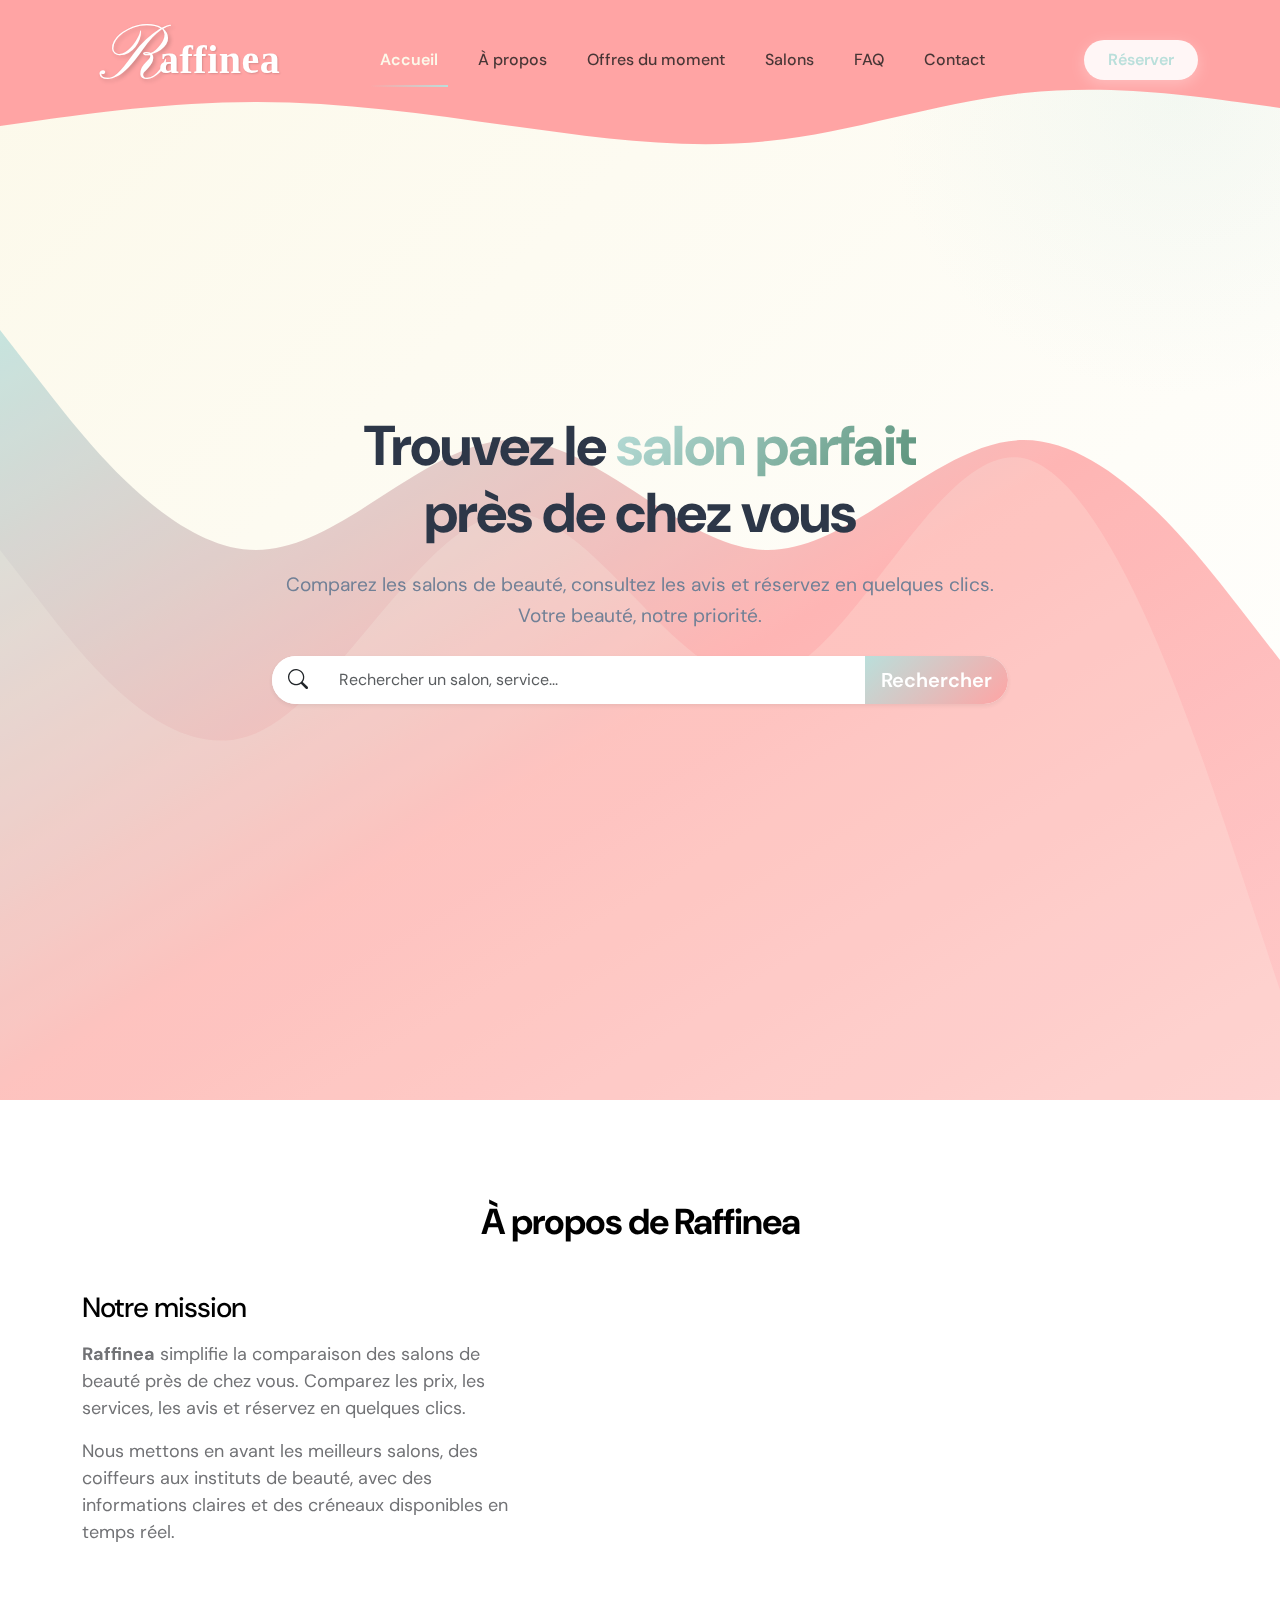
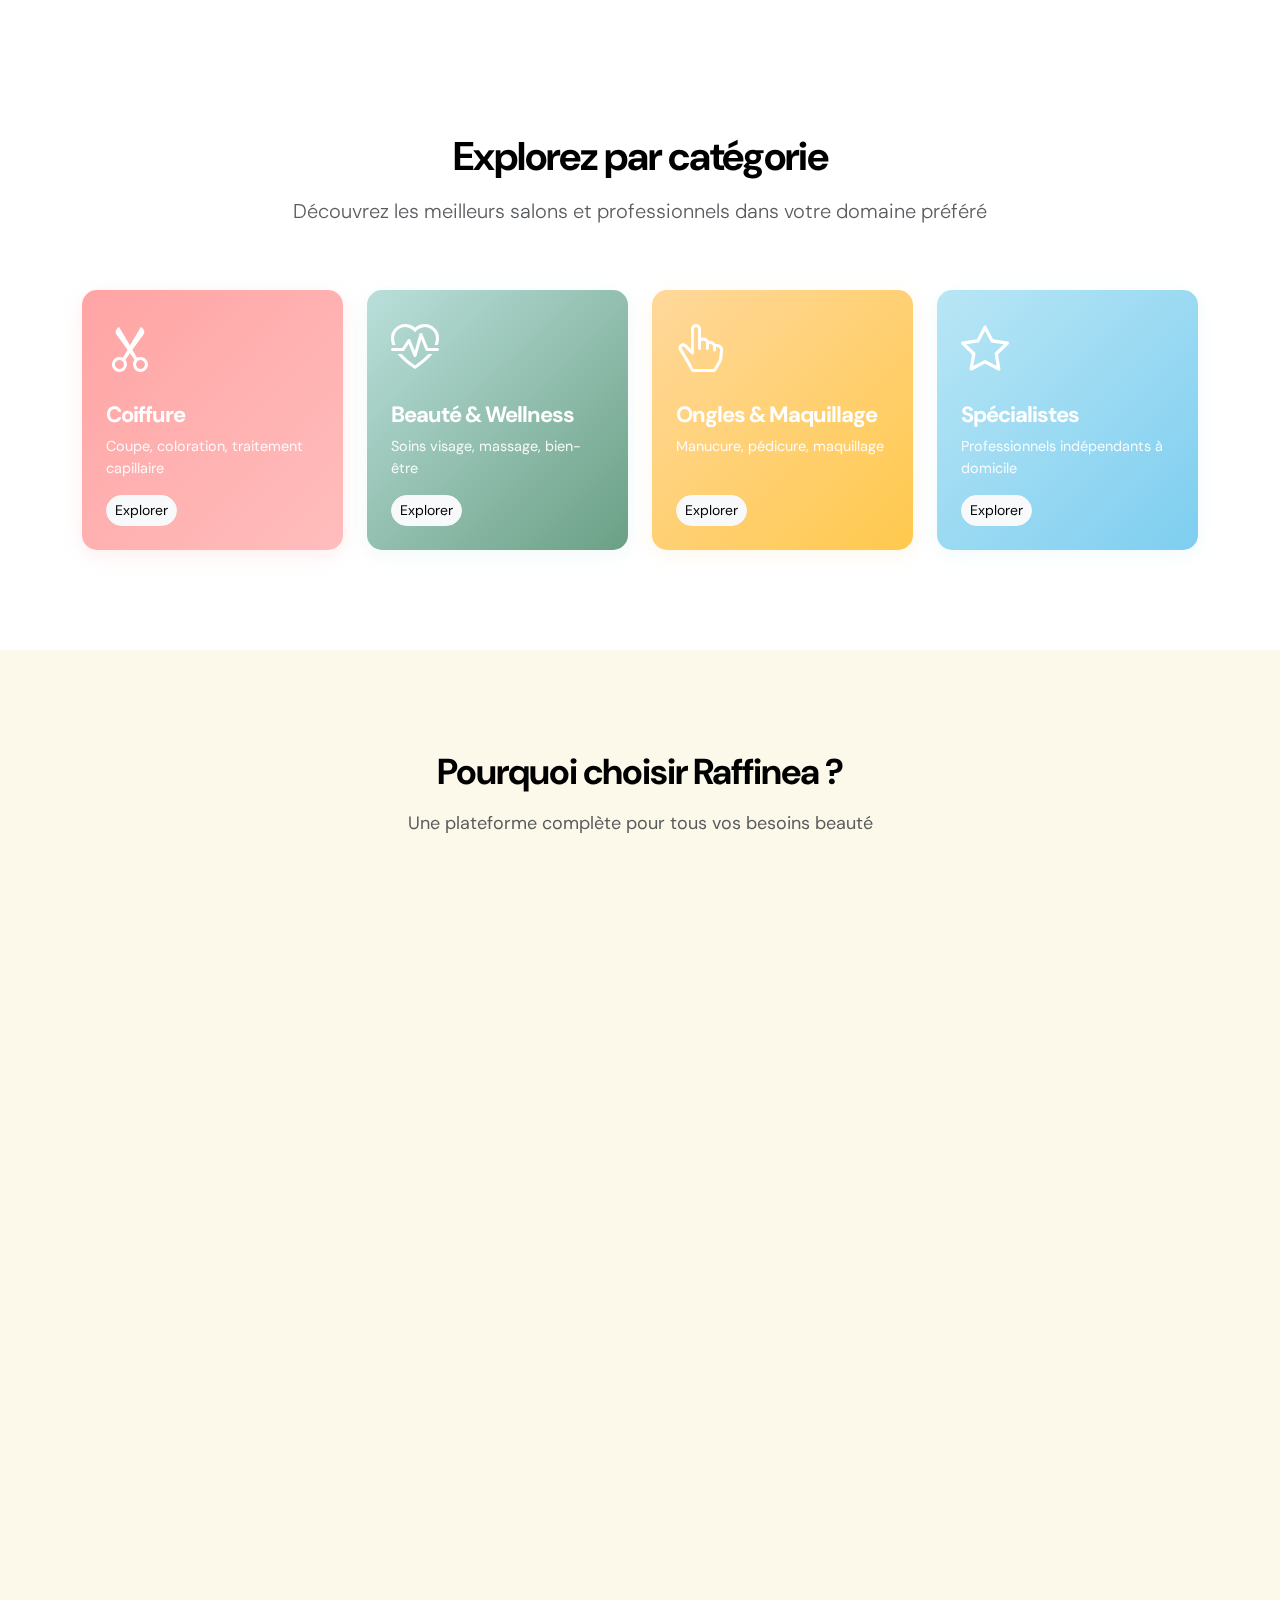
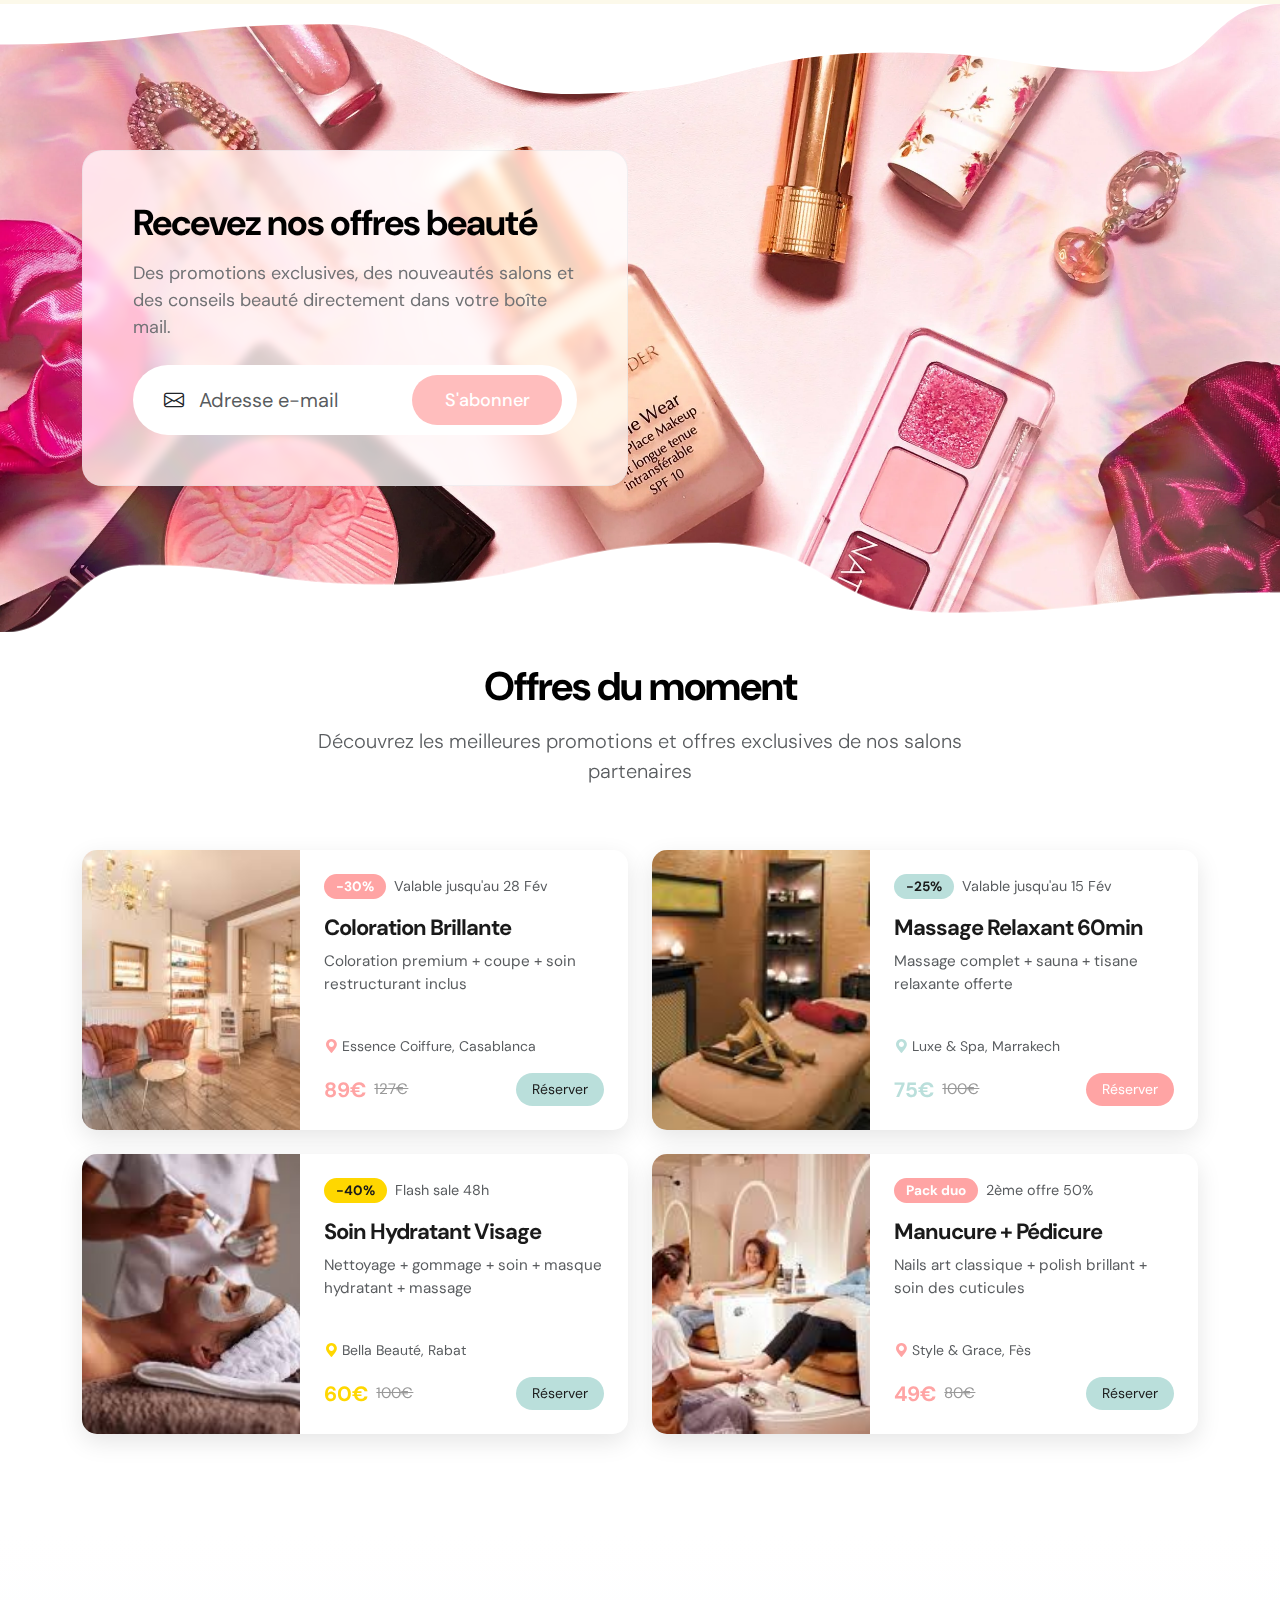
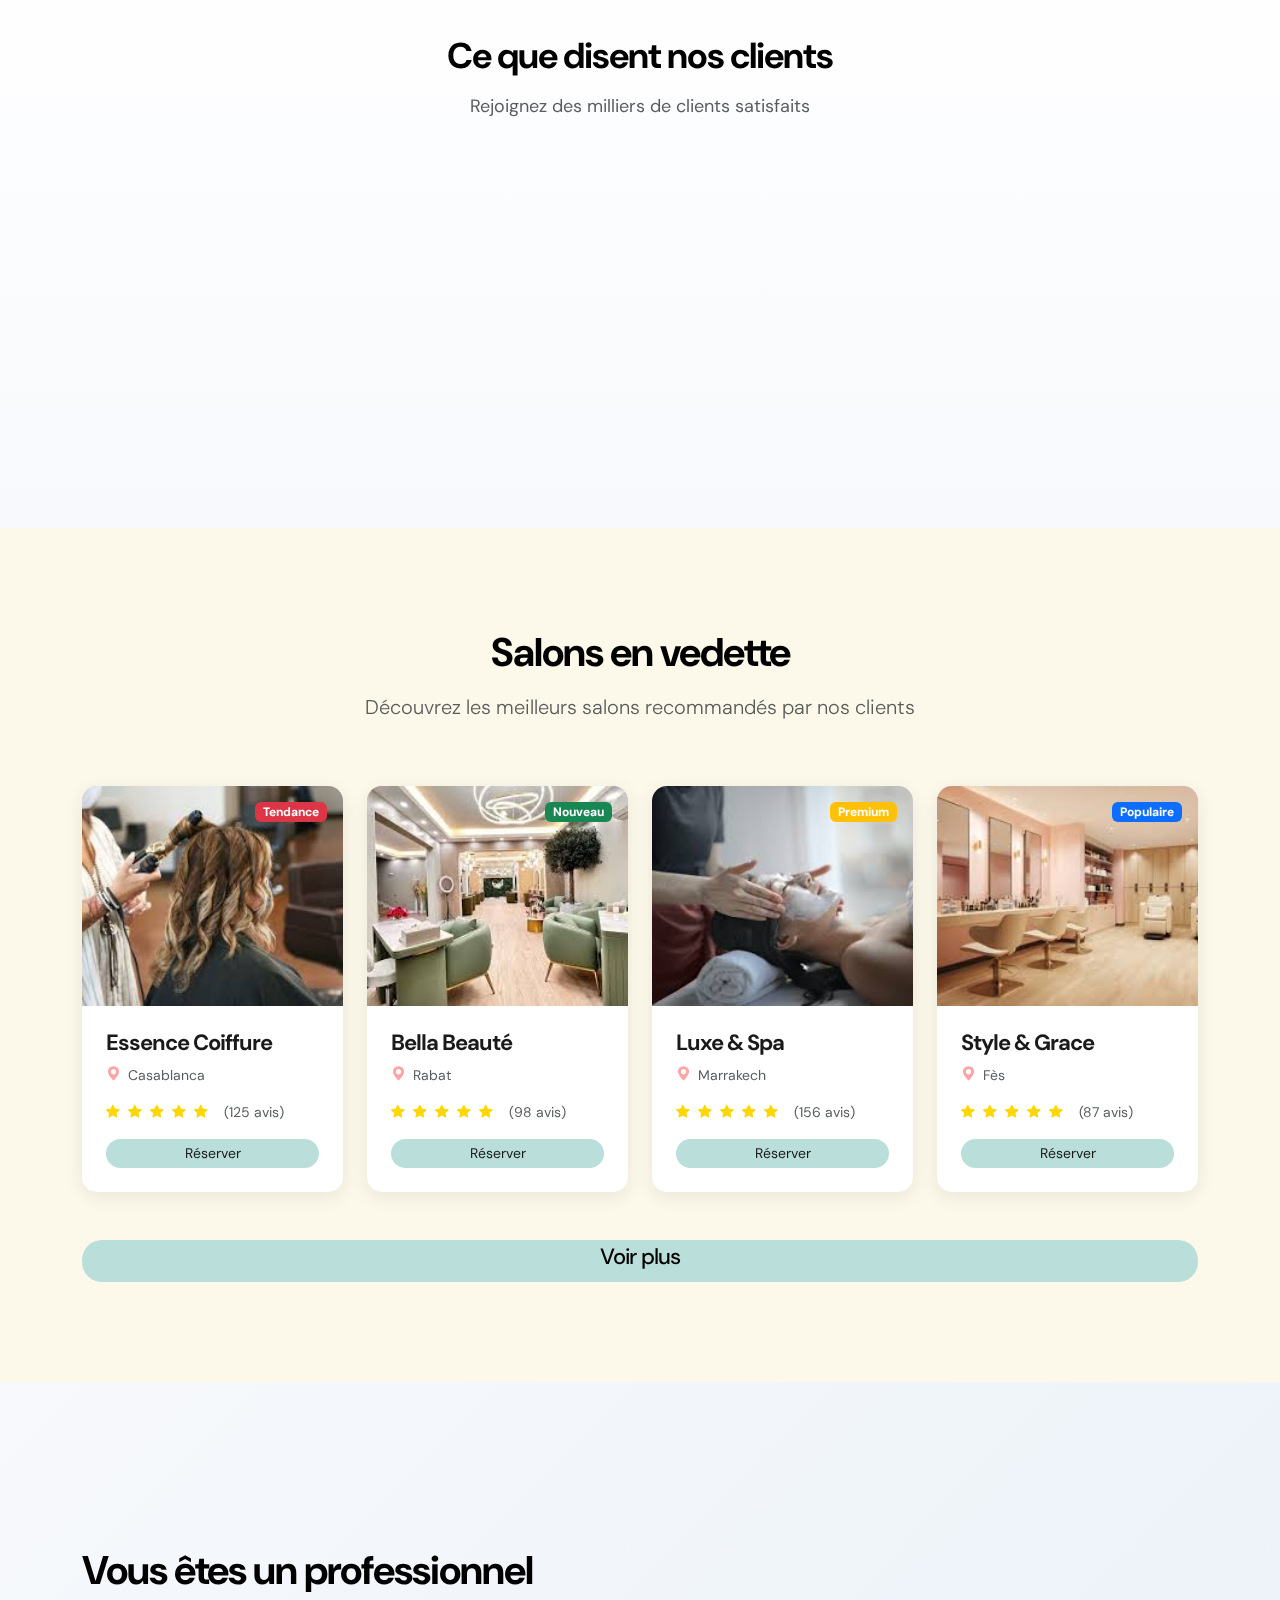
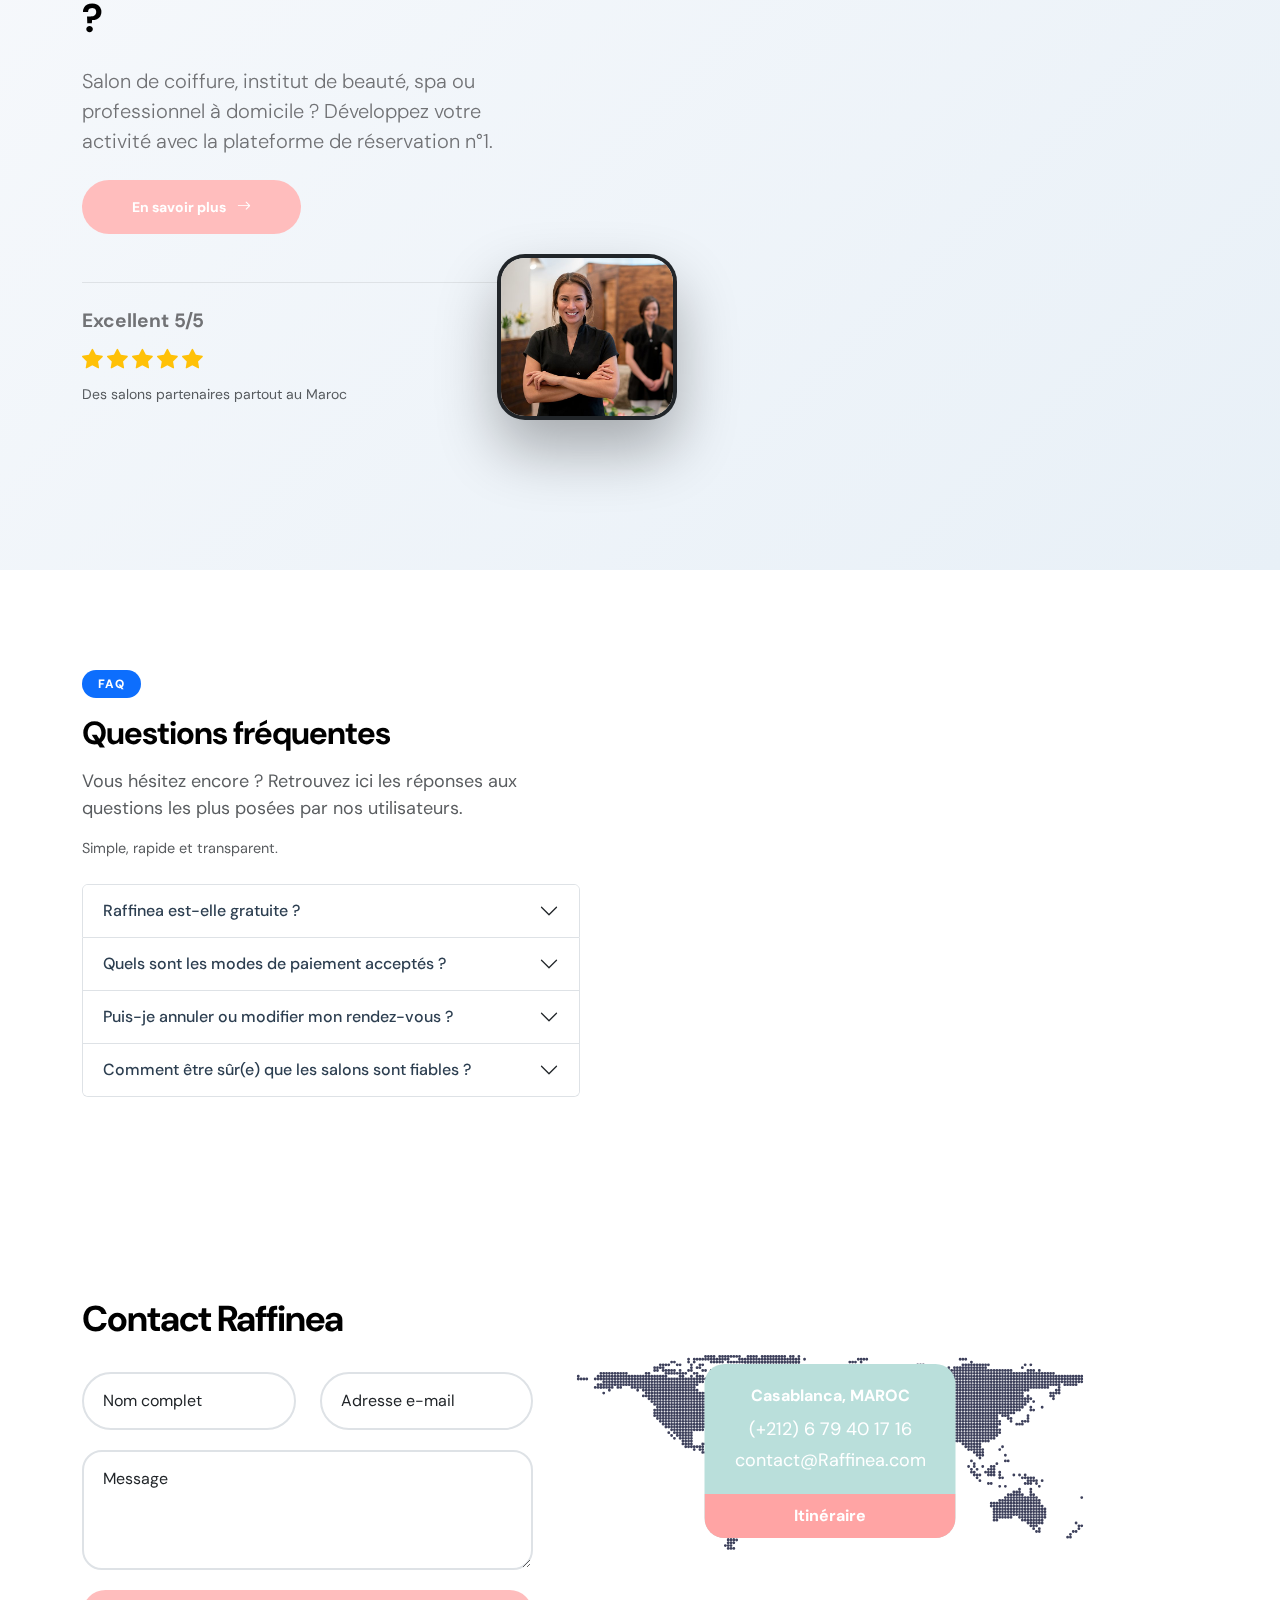
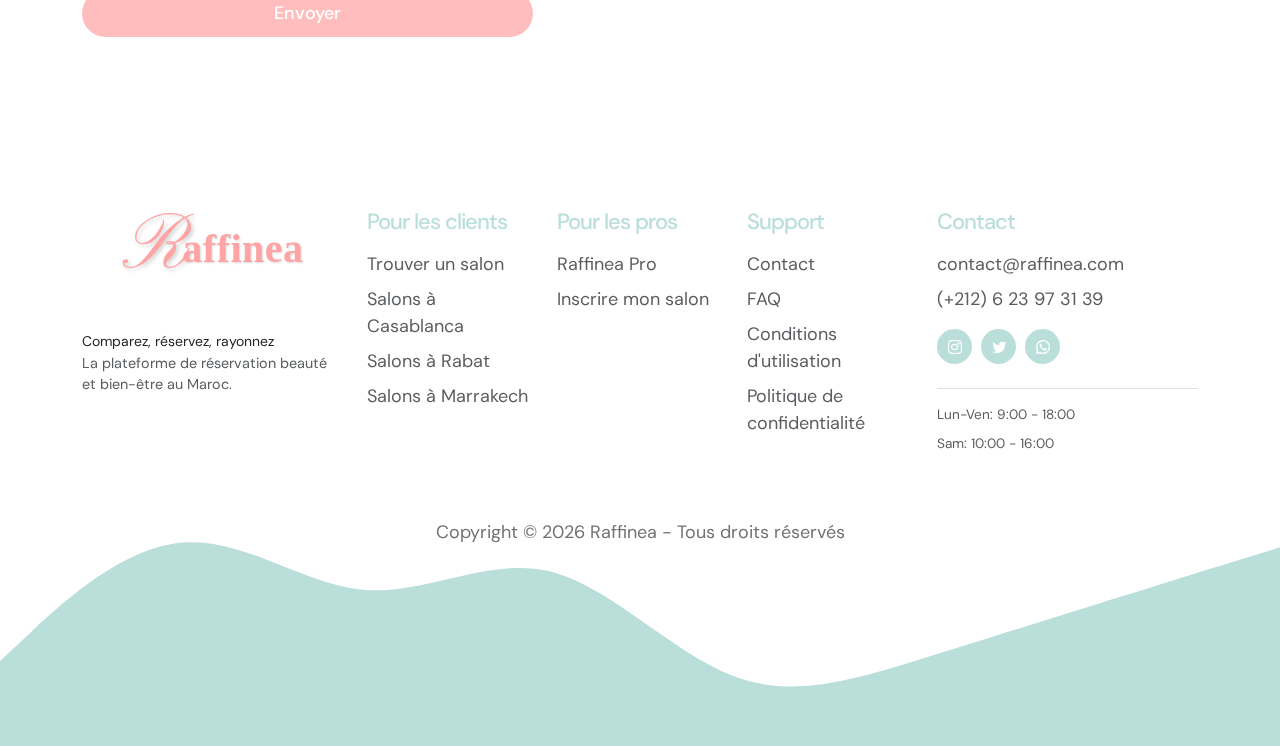
<file: index.html>
<!doctype html>
<html lang="fr">
    <head>
        <meta charset="utf-8">
        <meta name="viewport" content="width=device-width, initial-scale=1">

        <meta name="description" content="Raffinea, comparez les salons de beauté, réservez en ligne et trouvez le meilleur service près de chez vous.">
        <meta name="author" content="Raffinea">

        <title>Raffinea </title>

        <!-- CSS FILES -->                
        <link rel="preconnect" href="https://fonts.googleapis.com">

        <link rel="preconnect" href="https://fonts.gstatic.com" crossorigin>

        <link href="https://fonts.googleapis.com/css2?family=DM+Sans:ital,wght@0,400;0,500;0,700;1,400&display=swap" rel="stylesheet">

        <link href="css/bootstrap.min.css" rel="stylesheet">

        <link href="css/bootstrap-icons.css" rel="stylesheet">

        <link href="css/general.css" rel="stylesheet">
        <link href="css/raffinea-custom.css" rel="stylesheet">
        
         <link rel="preconnect" href="https://fonts.googleapis.com">
          <link rel="preconnect" href="https://fonts.gstatic.com" crossorigin>
         <link href="https://fonts.googleapis.com/css2?family=Pinyon+Script&display=swap" rel="stylesheet">

        <style>
            /* Soulignement actif pour les liens de navigation */
            .nav-link {
                position: relative;
                color: #1a1a1a !important;
                transition: color 0.3s ease;
            }

            .nav-link::after {
                content: '';
                position: absolute;
                bottom: -5px;
                left: 0;
                width: 0;
                height: 2px;
                background: linear-gradient(90deg, #FFA4A4, #BADFDB);
                transition: width 0.3s ease;
            }

            .nav-link.active::after {
                width: 100%;
            }

            .nav-link:hover::after {
                width: 100%;
            }

            /* Pop-up abonnement */
            .popup-overlay {
                position: fixed;
                inset: 0;
                background: rgba(0, 0, 0, 0.45);
                display: flex;
                align-items: center;
                justify-content: center;
                opacity: 0;
                visibility: hidden;
                transition: opacity 0.25s ease, visibility 0.25s ease;
                z-index: 2000;
            }

            .popup-overlay.active {
                opacity: 1;
                visibility: visible;
            }

            .popup-card {
                background: #ffffff;
                border-radius: 16px;
                padding: 28px 24px;
                max-width: 420px;
                width: calc(100% - 40px);
                box-shadow: 0 20px 60px rgba(0, 0, 0, 0.2);
                text-align: center;
                transform: translateY(10px);
                transition: transform 0.25s ease;
            }

            .popup-overlay.active .popup-card {
                transform: translateY(0);
            }

            .popup-title {
                font-size: 1.25rem;
                font-weight: 700;
                color: #1a1a1a;
                margin-bottom: 8px;
            }

            .popup-message {
                color: #666;
                margin-bottom: 18px;
            }

            .popup-btn {
                background: linear-gradient(135deg, #FFA4A4 0%, #BADFDB 100%);
                color: #fff;
                border: none;
                border-radius: 999px;
                padding: 10px 22px;
                font-weight: 600;
                cursor: pointer;
            }

            section {
                scroll-margin-top: 120px;
            }
        </style>

    </head>
    
    <body>

        <main>

            <nav class="navbar navbar-expand-lg navbar-modern fixed-top">
                <!-- Wavy Background for Navbar -->
               <div class="navbar-wavy-background">
                   <svg viewBox="0 0 1440 320" preserveAspectRatio="none" style="display:block; width:100%; height:120px;">
                      <path fill="#FFA4A4" fill-opacity="1" d="M0,160L48,176C96,192,192,224,288,213.3C384,203,480,149,576,144C672,139,768,181,864,181.3C960,181,1056,139,1152,122.7C1248,107,1344,117,1392,122.7L1440,128L1440,0L1392,0C1344,0,1248,0,1152,0C1056,0,960,0,864,0C768,0,672,0,576,0C480,0,384,0,288,0C192,0,96,0,48,0L0,0Z"></path>
                  </svg>
                </div>
                
               <nav class="navbar navbar-expand-lg navbar-modern">
                   <div class="navbar-wavy-background">
                          <svg viewBox="0 0 1440 320" preserveAspectRatio="none">
                              <path fill="#FFA4A4" d="M0,224L48,213.3C96,203,192,181,288,181.3C384,181,480,203,576,224C672,245,768,267,864,250.7C960,235,1056,181,1152,165.3C1248,149,1344,171,1392,181.3L1440,192L1440,0L1392,0C1344,0,1248,0,1152,0C1056,0,960,0,864,0C768,0,672,0,576,0C480,0,384,0,288,0C192,0,96,0,48,0L0,0Z"></path>
                          </svg>
                   </div>

                    <div class="container navbar-content">
                        <a class="navbar-brand" href="index.html">
                           <a class="logo-container d-flex align-items-center" href="index.html">
                           <span class="logo-initial">R</span>
                           <span class="logo-text">affinea</span>
                       </a>
                  
                
             
    
                       <button class="navbar-toggler border-0" type="button" data-bs-toggle="collapse" data-bs-target="#navbarNav" aria-controls="navbarNav" aria-expanded="false" aria-label="Toggle navigation">
                          <span class="navbar-toggler-icon"></span>
                       </button>
    
                     <div class="collapse navbar-collapse" id="navbarNav">
                          <ul class="navbar-nav mx-auto">
                              <li class="nav-item">
                                 <a class="nav-link click-scroll" href="#section_1">Accueil</a>
                              </li>
    
                              <li class="nav-item">
                                 <a class="nav-link click-scroll" href="#section_apropos">À propos</a>
                              </li>

                              <li class="nav-item">
                                 <a class="nav-link click-scroll" href="#section_offres">Offres du moment</a>
                              </li>

                              <li class="nav-item">
                                 <a class="nav-link click-scroll" href="#section_salons">Salons</a>
                              </li>

                              <li class="nav-item">
                                 <a class="nav-link click-scroll" href="#section_faq">FAQ</a>
                              </li>

                              <li class="nav-item">
                                 <a class="nav-link click-scroll" href="#section_contact">Contact</a>
                              </li>
                          </ul>

                          <div class="d-flex align-items-center">
                             <a href="#section_salons" class="btn btn-primary-modern">Réserver</a>
                          </div>
                      </div>
                  </div>
              </nav>
          </nav>



            <section class="hero-section-modern d-flex align-items-center" id="section_1">
                <!-- Wavy Background SVG -->
                <svg class="hero-wavy-background" xmlns="http://www.w3.org/2000/svg" viewBox="0 0 1440 320" preserveAspectRatio="none">
                    <defs>
                        <linearGradient id="waveGradient" x1="0%" y1="0%" x2="100%" y2="100%">
                            <stop offset="0%" style="stop-color:#BADFDB;stop-opacity:1" />
                            <stop offset="50%" style="stop-color:#FFA4A4;stop-opacity:1" />
                            <stop offset="100%" style="stop-color:#FFBDBD;stop-opacity:1" />
                        </linearGradient>
                    </defs>
                    <path fill="url(#waveGradient)" d="M0,96L48,112C96,128,192,160,288,160C384,160,480,128,576,128C672,128,768,160,864,160C960,160,1056,128,1152,128C1248,128,1344,160,1392,176L1440,192L1440,320L1392,320C1344,320,1248,320,1152,320C1056,320,960,320,864,320C768,320,672,320,576,320C480,320,384,320,288,320C192,320,96,320,48,320L0,320Z"></path>
                    <path fill="#FCF9EA" fill-opacity="0.2" d="M0,160L48,176C96,192,192,224,288,213.3C384,203,480,149,576,149.3C672,149,768,203,864,197.3C960,192,1056,128,1152,133.3C1248,139,1344,213,1392,250.7L1440,288L1440,320L1392,320C1344,320,1248,320,1152,320C1056,320,960,320,864,320C768,320,672,320,576,320C480,320,384,320,288,320C192,320,96,320,48,320L0,320Z"></path>
                </svg>

                <div class="container">
                    <div class="row align-items-center min-vh-100 justify-content-center">

                        <div class="col-lg-8 col-12 text-center">
                            <div class="hero-content">
                                <h1 class="hero-title mb-4">
                                    Trouvez le <span class="text-gradient">salon parfait</span><br>
                                    près de chez vous
                                </h1>

                                <p class="hero-subtitle mb-4">
                                    Comparez les salons de beauté, consultez les avis et réservez en quelques clics. Votre beauté, notre priorité.
                                </p>

                                <div class="hero-search-box mb-4">
                                    <form class="search-form" onsubmit="handleSearch(event)">
                                        <div class="input-group input-group-lg shadow-sm">
                                            <span class="input-group-text border-0 bg-white">
                                                <i class="bi bi-search"></i>
                                            </span>
                                            <input type="text" class="form-control border-0" id="searchInput" name="q" placeholder="Rechercher un salon, service..." aria-label="Search" required>
                                            <button class="btn btn-search" type="submit">
                                                Rechercher
                                            </button>
                                        </div>
                                    </form>
                                </div>

                              
                            </div>
                        </div>

                    </div>
                </div>
            </section>


            <section class="about-section section-padding" id="section_apropos">
                <div class="container">
                    <div class="row">

                        <div class="col-lg-12 col-12 text-center">
                            <h2 class="mb-lg-5 mb-4">À propos de Raffinea</h2>
                        </div>

                        <div class="col-lg-5 col-12 me-auto mb-4 mb-lg-0">
                            <h3 class="mb-3">Notre mission</h3>

                            <p><strong>Raffinea</strong> simplifie la comparaison des salons de beauté près de chez vous. Comparez les prix, les services, les avis et réservez en quelques clics.</p>

                            <p>Nous mettons en avant les meilleurs salons, des coiffeurs aux instituts de beauté, avec des informations claires et des créneaux disponibles en temps réel.</p>
                        </div>

                        <div class="col-lg-6 col-12 d-flex align-items-center justify-content-center">
                            <div class="animated-words-container">
                                <h2 class="animated-word">Comparez</h2>
                                <h2 class="animated-word">Réservez</h2>
                                <h2 class="animated-word">Rayonnez</h2>
                            </div>
                        </div>

                    </div>
                </div>
            </section>



            <section class="categories-section section-padding" style="background: #ffffff;" id="section_3">
                <div class="container">
                    <div class="row mb-5">
                        <div class="col-lg-8 col-12 mx-auto text-center">
                            <h2 class="mb-3" style="font-size: 2.5rem; font-weight: 700;">Explorez par catégorie</h2>
                            <p class="lead text-muted">Découvrez les meilleurs salons et professionnels dans votre domaine préféré</p>
                        </div>
                    </div>

                    <div class="row g-4">
                        <div class="col-lg-3 col-md-6 col-12">
                            <div class="category-card h-100" style="background: linear-gradient(135deg, #FFA4A4 0%, #FFBDBD 100%); border-radius: 15px; overflow: hidden; cursor: pointer; transition: all 0.3s ease; box-shadow: 0 5px 20px rgba(255, 164, 164, 0.2);">
                                <div class="category-content d-flex flex-column justify-content-between h-100 p-4" style="min-height: 250px;">
                                    <div>
                                        <i class="bi bi-scissors" style="font-size: 3rem; color: #ffffff;"></i>
                                        <h5 class="mt-3 mb-2" style="color: #ffffff; font-weight: 700;">Coiffure</h5>
                                        <p style="color: rgba(255,255,255,0.9); font-size: 0.9rem;">Coupe, coloration, traitement capillaire</p>
                                    </div>
                                    <a href="search.html?category=coiffure" class="btn btn-light btn-sm" style="align-self: flex-start; border-radius: 20px;">Explorer</a>
                                </div>
                            </div>
                        </div>

                        <div class="col-lg-3 col-md-6 col-12">
                            <div class="category-card h-100" style="background: linear-gradient(135deg, #BADFDB 0%, #6BA085 100%); border-radius: 15px; overflow: hidden; cursor: pointer; transition: all 0.3s ease; box-shadow: 0 5px 20px rgba(186, 223, 219, 0.2);">
                                <div class="category-content d-flex flex-column justify-content-between h-100 p-4" style="min-height: 250px;">
                                    <div>
                                        <i class="bi bi-heart-pulse" style="font-size: 3rem; color: #ffffff;"></i>
                                        <h5 class="mt-3 mb-2" style="color: #ffffff; font-weight: 700;">Beauté & Wellness</h5>
                                        <p style="color: rgba(255,255,255,0.9); font-size: 0.9rem;">Soins visage, massage, bien-être</p>
                                    </div>
                                    <a href="search.html?category=beaute" class="btn btn-light btn-sm" style="align-self: flex-start; border-radius: 20px;">Explorer</a>
                                </div>
                            </div>
                        </div>

                        <div class="col-lg-3 col-md-6 col-12">
                            <div class="category-card h-100" style="background: linear-gradient(135deg, #FFD89B 0%, #FFC94D 100%); border-radius: 15px; overflow: hidden; cursor: pointer; transition: all 0.3s ease; box-shadow: 0 5px 20px rgba(255, 217, 155, 0.2);">
                                <div class="category-content d-flex flex-column justify-content-between h-100 p-4" style="min-height: 250px;">
                                    <div>
                                        <i class="bi bi-hand-index-thumb" style="font-size: 3rem; color: #ffffff;"></i>
                                        <h5 class="mt-3 mb-2" style="color: #ffffff; font-weight: 700;">Ongles & Maquillage</h5>
                                        <p style="color: rgba(255,255,255,0.9); font-size: 0.9rem;">Manucure, pédicure, maquillage</p>
                                    </div>
                                    <a href="search.html?category=ongles" class="btn btn-light btn-sm" style="align-self: flex-start; border-radius: 20px;">Explorer</a>
                                </div>
                            </div>
                        </div>

                        <div class="col-lg-3 col-md-6 col-12">
                            <div class="category-card h-100" style="background: linear-gradient(135deg, #B8E6F5 0%, #7ECEF0 100%); border-radius: 15px; overflow: hidden; cursor: pointer; transition: all 0.3s ease; box-shadow: 0 5px 20px rgba(184, 230, 245, 0.2);">
                                <div class="category-content d-flex flex-column justify-content-between h-100 p-4" style="min-height: 250px;">
                                    <div>
                                        <i class="bi bi-star" style="font-size: 3rem; color: #ffffff;"></i>
                                        <h5 class="mt-3 mb-2" style="color: #ffffff; font-weight: 700;">Spécialistes</h5>
                                        <p style="color: rgba(255,255,255,0.9); font-size: 0.9rem;">Professionnels indépendants à domicile</p>
                                    </div>
                                    <a href="search.html?category=specialistes" class="btn btn-light btn-sm" style="align-self: flex-start; border-radius: 20px;">Explorer</a>
                                </div>
                            </div>
                        </div>
                    </div>
                </div>
            </section>

            <section class="features-section section-padding section-bg" >
                <div class="container">
                    <div class="row">
                        <div class="col-lg-12 col-12 text-center mb-5">
                            <h2 class="mb-3">Pourquoi choisir Raffinea ?</h2>
                            <p class="text-muted">Une plateforme complète pour tous vos besoins beauté</p>
                        </div>

                        <div class="col-lg-4 col-md-6 col-12 mb-4">
                            <div class="card h-100 border-0 shadow-sm" style="border-radius: 15px; transition: transform 0.3s ease;">
                                <div class="card-body text-center p-4">
                                    <div class="mb-3">
                                        <i class="bi bi-search" style="font-size: 3rem; color: #BADFDB;"></i>
                                    </div>
                                    <h4 class="mb-3">Recherche facile</h4>
                                    <p class="text-muted">Trouvez rapidement le salon idéal près de chez vous grâce à nos filtres par ville, service et prix</p>
                                </div>
                            </div>
                        </div>

                        <div class="col-lg-4 col-md-6 col-12 mb-4">
                            <div class="card h-100 border-0 shadow-sm" style="border-radius: 15px; transition: transform 0.3s ease;">
                                <div class="card-body text-center p-4">
                                    <div class="mb-3">
                                        <i class="bi bi-calendar-check" style="font-size: 3rem; color: #BADFDB;"></i>
                                    </div>
                                    <h4 class="mb-3">Réservation en 2 clics</h4>
                                    <p class="text-muted">Réservez vos rendez-vous beauté en quelques secondes, disponibilité en temps réel</p>
                                </div>
                            </div>
                        </div>

                        <div class="col-lg-4 col-md-6 col-12 mb-4">
                            <div class="card h-100 border-0 shadow-sm" style="border-radius: 15px; transition: transform 0.3s ease;">
                                <div class="card-body text-center p-4">
                                    <div class="mb-3">
                                        <i class="bi bi-star-fill" style="font-size: 3rem; color: #BADFDB;"></i>
                                    </div>
                                    <h4 class="mb-3">Avis vérifiés</h4>
                                    <p class="text-muted">Consultez les avis authentiques de clients pour faire le meilleur choix</p>
                                </div>
                            </div>
                        </div>

                        <div class="col-lg-4 col-md-6 col-12 mb-4">
                            <div class="card h-100 border-0 shadow-sm" style="border-radius: 15px; transition: transform 0.3s ease;">
                                <div class="card-body text-center p-4">
                                    <div class="mb-3">
                                        <i class="bi bi-bell" style="font-size: 3rem; color: #BADFDB;"></i>
                                    </div>
                                    <h4 class="mb-3">Rappels automatiques</h4>
                                    <p class="text-muted">Recevez des rappels WhatsApp pour ne jamais manquer vos rendez-vous</p>
                                </div>
                            </div>
                        </div>

                        <div class="col-lg-4 col-md-6 col-12 mb-4">
                            <div class="card h-100 border-0 shadow-sm" style="border-radius: 15px; transition: transform 0.3s ease;">
                                <div class="card-body text-center p-4">
                                    <div class="mb-3">
                                        <i class="bi bi-piggy-bank" style="font-size: 3rem; color: #BADFDB;"></i>
                                    </div>
                                    <h4 class="mb-3">Meilleurs prix</h4>
                                    <p class="text-muted">Comparez les tarifs et profitez d'offres exclusives réservées aux membres</p>
                                </div>
                            </div>
                        </div>

                        <div class="col-lg-4 col-md-6 col-12 mb-4">
                            <div class="card h-100 border-0 shadow-sm" style="border-radius: 15px; transition: transform 0.3s ease;">
                                <div class="card-body text-center p-4">
                                    <div class="mb-3">
                                        <i class="bi bi-shield-check" style="font-size: 3rem; color: #BADFDB;"></i>
                                    </div>
                                    <h4 class="mb-3">Salons certifiés</h4>
                                    <p class="text-muted">Tous nos partenaires sont vérifiés pour garantir qualité et professionnalisme</p>
                                </div>
                            </div>
                        </div>
                    </div>
                </div>
            </section>


            <section class="section-bg-image" id="section_5">
                <svg viewBox="0 0 1265 144" xmlns="http://www.w3.org/2000/svg" xmlns:xlink="http://www.w3.org/1999/xlink"><path fill="rgba(255, 255, 255, 1)" d="M 0 40 C 164 40 164 20 328 20 L 328 20 L 328 0 L 0 0 Z" stroke-width="0"></path> <path fill="rgba(255, 255, 255, 1)" d="M 327 20 C 445.5 20 445.5 89 564 89 L 564 89 L 564 0 L 327 0 Z" stroke-width="0"></path> <path fill="rgba(255, 255, 255, 1)" d="M 563 89 C 724.5 89 724.5 48 886 48 L 886 48 L 886 0 L 563 0 Z" stroke-width="0"></path><path fill="rgba(255, 255, 255, 1)" d="M 885 48 C 1006.5 48 1006.5 67 1128 67 L 1128 67 L 1128 0 L 885 0 Z" stroke-width="0"></path><path fill="rgba(255, 255, 255, 1)" d="M 1127 67 C 1196 67 1196 0 1265 0 L 1265 0 L 1265 0 L 1127 0 Z" stroke-width="0"></path></svg>

                <div class="container">
                    <div class="row">

                        <div class="col-lg-6 col-12">
                            <div class="section-bg-image-block">
                                <h2 class="mb-lg-3">Recevez nos offres beauté</h2>

                                <p>Des promotions exclusives, des nouveautés salons et des conseils beauté directement dans votre boîte mail.</p>

                                <form action="#" method="get" class="custom-form mt-lg-4 mt-2" role="form" id="subscribeForm">
                                    <div class="input-group input-group-lg">
                                        <span class="input-group-text bi-envelope" id="basic-addon1"></span>

                                        <input type="email" name="email" id="subscribeEmail" pattern="[^ @]*@[^ @]*" class="form-control" placeholder="Adresse e-mail" required="">

                                        <button type="submit" class="form-control">S'abonner</button>
                                    </div>
                                </form>
                            </div>
                        </div>

                    </div>
                </div>

                <svg viewBox="0 0 1265 144" xmlns="http://www.w3.org/2000/svg" xmlns:xlink="http://www.w3.org/1999/xlink"><path fill="rgba(255, 255, 255, 1)" d="M 0 40 C 164 40 164 20 328 20 L 328 20 L 328 0 L 0 0 Z" stroke-width="0"></path> <path fill="rgba(255, 255, 255, 1)" d="M 327 20 C 445.5 20 445.5 89 564 89 L 564 89 L 564 0 L 327 0 Z" stroke-width="0"></path> <path fill="rgba(255, 255, 255, 1)" d="M 563 89 C 724.5 89 724.5 48 886 48 L 886 48 L 886 0 L 563 0 Z" stroke-width="0"></path><path fill="rgba(255, 255, 255, 1)" d="M 885 48 C 1006.5 48 1006.5 67 1128 67 L 1128 67 L 1128 0 L 885 0 Z" stroke-width="0"></path><path fill="rgba(255, 255, 255, 1)" d="M 1127 67 C 1196 67 1196 0 1265 0 L 1265 0 L 1265 0 L 1127 0 Z" stroke-width="0"></path></svg>
            </section>




            <section class="offers-section section-padding" style="background: #ffffff;" id="section_offres">
                <div class="container">
                    <div class="row mb-5">
                        <div class="col-lg-8 col-12 mx-auto text-center">
                            <h2 class="mb-3" style="font-size: 2.5rem; font-weight: 700;">Offres du moment</h2>
                            <p class="lead text-muted">Découvrez les meilleures promotions et offres exclusives de nos salons partenaires</p>
                        </div>
                    </div>

                    <div class="row g-4">
                        <div class="col-lg-6 col-12">
                            <div class="offer-card" style="background: #ffffff; border-radius: 15px; overflow: hidden; box-shadow: 0 8px 25px rgba(0,0,0,0.1); transition: all 0.3s ease; display: flex;">
                                <div style="width: 40%; height: 280px; overflow: hidden;">
                                    <img src="images/salon3.jpg" alt="Coiffure Colorée" style="width: 100%; height: 100%; object-fit: cover;">
                                </div>
                                <div class="p-4" style="width: 60%; display: flex; flex-direction: column; justify-content: space-between;">
                                    <div>
                                        <div class="d-flex align-items-center gap-2 mb-3">
                                            <span class="badge" style="background: #FFA4A4; color: white; font-size: 0.85rem; padding: 6px 12px; border-radius: 20px;">-30%</span>
                                            <span class="text-muted" style="font-size: 0.9rem;">Valable jusqu'au 28 Fév</span>
                                        </div>
                                        <h5 style="font-weight: 700; color: #1a1a1a; margin-bottom: 8px;">Coloration Brillante</h5>
                                        <p class="text-muted mb-3" style="font-size: 0.95rem;">Coloration premium + coupe + soin restructurant inclus</p>
                                    </div>
                                    <div>
                                        <div class="d-flex align-items-center gap-2 mb-3">
                                            <small class="text-muted">
                                                <i class="bi bi-geo-alt-fill" style="color: #FFA4A4;"></i> Essence Coiffure, Casablanca
                                            </small>
                                        </div>
                                        <div class="d-flex align-items-center gap-2">
                                            <span style="font-size: 1.3rem; font-weight: 700; color: #FFA4A4;">89€</span>
                                            <span style="font-size: 0.95rem; color: #999; text-decoration: line-through;">127€</span>
                                            <a href="reserver.html?salon=essence&service=coloration" class="btn btn-sm ms-auto" style="background: #BADFDB; color: #1a1a1a; border: none; border-radius: 20px; padding: 6px 16px;">Réserver</a>
                                        </div>
                                    </div>
                                </div>
                            </div>
                        </div>

                        <div class="col-lg-6 col-12">
                            <div class="offer-card" style="background: #ffffff; border-radius: 15px; overflow: hidden; box-shadow: 0 8px 25px rgba(0,0,0,0.1); transition: all 0.3s ease; display: flex;">
                                <div style="width: 40%; height: 280px; overflow: hidden;">
                                    <img src="images/massage1.jpg" alt="Massage Spa" style="width: 100%; height: 100%; object-fit: cover;">
                                </div>
                                <div class="p-4" style="width: 60%; display: flex; flex-direction: column; justify-content: space-between;">
                                    <div>
                                        <div class="d-flex align-items-center gap-2 mb-3">
                                            <span class="badge" style="background: #BADFDB; color: #1a1a1a; font-size: 0.85rem; padding: 6px 12px; border-radius: 20px;">-25%</span>
                                            <span class="text-muted" style="font-size: 0.9rem;">Valable jusqu'au 15 Fév</span>
                                        </div>
                                        <h5 style="font-weight: 700; color: #1a1a1a; margin-bottom: 8px;">Massage Relaxant 60min</h5>
                                        <p class="text-muted mb-3" style="font-size: 0.95rem;">Massage complet + sauna + tisane relaxante offerte</p>
                                    </div>
                                    <div>
                                        <div class="d-flex align-items-center gap-2 mb-3">
                                            <small class="text-muted">
                                                <i class="bi bi-geo-alt-fill" style="color: #BADFDB;"></i> Luxe & Spa, Marrakech
                                            </small>
                                        </div>
                                        <div class="d-flex align-items-center gap-2">
                                            <span style="font-size: 1.3rem; font-weight: 700; color: #BADFDB;">75€</span>
                                            <span style="font-size: 0.95rem; color: #999; text-decoration: line-through;">100€</span>
                                            <a href="reserver.html?salon=luxe&service=massage" class="btn btn-sm ms-auto" style="background: #FFA4A4; color: #ffffff; border: none; border-radius: 20px; padding: 6px 16px;">Réserver</a>
                                        </div>
                                    </div>
                                </div>
                            </div>
                        </div>

                        <div class="col-lg-6 col-12">
                            <div class="offer-card" style="background: #ffffff; border-radius: 15px; overflow: hidden; box-shadow: 0 8px 25px rgba(0,0,0,0.1); transition: all 0.3s ease; display: flex;">
                                <div style="width: 40%; height: 280px; overflow: hidden;">
                                    <img src="images/massage3.jpg" alt="Soin du Visage" style="width: 100%; height: 100%; object-fit: cover;">
                                </div>
                                <div class="p-4" style="width: 60%; display: flex; flex-direction: column; justify-content: space-between;">
                                    <div>
                                        <div class="d-flex align-items-center gap-2 mb-3">
                                            <span class="badge" style="background: #FFD700; color: #1a1a1a; font-size: 0.85rem; padding: 6px 12px; border-radius: 20px;">-40%</span>
                                            <span class="text-muted" style="font-size: 0.9rem;">Flash sale 48h</span>
                                        </div>
                                        <h5 style="font-weight: 700; color: #1a1a1a; margin-bottom: 8px;">Soin Hydratant Visage</h5>
                                        <p class="text-muted mb-3" style="font-size: 0.95rem;">Nettoyage + gommage + soin + masque hydratant + massage</p>
                                    </div>
                                    <div>
                                        <div class="d-flex align-items-center gap-2 mb-3">
                                            <small class="text-muted">
                                                <i class="bi bi-geo-alt-fill" style="color: #FFD700;"></i> Bella Beauté, Rabat
                                            </small>
                                        </div>
                                        <div class="d-flex align-items-center gap-2">
                                            <span style="font-size: 1.3rem; font-weight: 700; color: #FFD700;">60€</span>
                                            <span style="font-size: 0.95rem; color: #999; text-decoration: line-through;">100€</span>
                                            <a href="reserver.html?salon=bella&service=soinvisage" class="btn btn-sm ms-auto" style="background: #BADFDB; color: #1a1a1a; border: none; border-radius: 20px; padding: 6px 16px;">Réserver</a>
                                        </div>
                                    </div>
                                </div>
                            </div>
                        </div>

                        <div class="col-lg-6 col-12">
                            <div class="offer-card" style="background: #ffffff; border-radius: 15px; overflow: hidden; box-shadow: 0 8px 25px rgba(0,0,0,0.1); transition: all 0.3s ease; display: flex;">
                                <div style="width: 40%; height: 280px; overflow: hidden;">
                                    <img src="images/ongle2.jpg" alt="Manucure Pédicure" style="width: 100%; height: 100%; object-fit: cover;">
                                </div>
                                <div class="p-4" style="width: 60%; display: flex; flex-direction: column; justify-content: space-between;">
                                    <div>
                                        <div class="d-flex align-items-center gap-2 mb-3">
                                            <span class="badge" style="background: #FFA4A4; color: white; font-size: 0.85rem; padding: 6px 12px; border-radius: 20px;">Pack duo</span>
                                            <span class="text-muted" style="font-size: 0.9rem;">2ème offre 50%</span>
                                        </div>
                                        <h5 style="font-weight: 700; color: #1a1a1a; margin-bottom: 8px;">Manucure + Pédicure</h5>
                                        <p class="text-muted mb-3" style="font-size: 0.95rem;">Nails art classique + polish brillant + soin des cuticules</p>
                                    </div>
                                    <div>
                                        <div class="d-flex align-items-center gap-2 mb-3">
                                            <small class="text-muted">
                                                <i class="bi bi-geo-alt-fill" style="color: #FFA4A4;"></i> Style & Grace, Fès
                                            </small>
                                        </div>
                                        <div class="d-flex align-items-center gap-2">
                                            <span style="font-size: 1.3rem; font-weight: 700; color: #FFA4A4;">49€</span>
                                            <span style="font-size: 0.95rem; color: #999; text-decoration: line-through;">80€</span>
                                            <a href="reserver.html?salon=grace&service=manucure" class="btn btn-sm ms-auto" style="background: #BADFDB; color: #1a1a1a; border: none; border-radius: 20px; padding: 6px 16px;">Réserver</a>
                                        </div>
                                    </div>
                                </div>
                            </div>
                        </div>
                    </div>
                </div>
            </section>


            <section class="testimonials-section section-padding" style="background: linear-gradient(to bottom, #ffffff, #f7f9fc);" id="section_7">
                <div class="container">
                    <div class="row">
                        <div class="col-lg-12 col-12 text-center mb-5">
                            <h2 class="mb-3">Ce que disent nos clients</h2>
                            <p class="text-muted">Rejoignez des milliers de clients satisfaits</p>
                        </div>

                        <div class="col-lg-4 col-md-6 col-12 mb-4">
                            <div class="card shadow-sm h-100 border-0" style="border-radius: 15px; transition: all 0.3s ease;">
                                <div class="card-body">
                                    <div class="mb-3">
                                        <i class="bi bi-star-fill text-warning"></i>
                                        <i class="bi bi-star-fill text-warning"></i>
                                        <i class="bi bi-star-fill text-warning"></i>
                                        <i class="bi bi-star-fill text-warning"></i>
                                        <i class="bi bi-star-fill text-warning"></i>
                                    </div>
                                    <p class="fst-italic text-muted">"Super expérience ! Réservation simple et rapide, le salon était exactement comme décrit."</p>
                                    <div class="d-flex align-items-center mt-3">
                                        <div class="bg-primary text-white rounded-circle d-flex align-items-center justify-content-center" style="width: 40px; height: 40px; font-weight: 600;">SM</div>
                                        <div class="ms-3">
                                            <p class="mb-0 fw-semibold">Sarah M.</p>
                                            <small class="text-muted">Nadia Make Up</small>
                                        </div>
                                    </div>
                                </div>
                            </div>
                        </div>

                        <div class="col-lg-4 col-md-6 col-12 mb-4">
                            <div class="card shadow-sm h-100 border-0" style="border-radius: 15px; transition: all 0.3s ease;">
                                <div class="card-body">
                                    <div class="mb-3">
                                        <i class="bi bi-star-fill text-warning"></i>
                                        <i class="bi bi-star-fill text-warning"></i>
                                        <i class="bi bi-star-fill text-warning"></i>
                                        <i class="bi bi-star-fill text-warning"></i>
                                        <i class="bi bi-star-fill text-warning"></i>
                                    </div>
                                    <p class="fst-italic text-muted">"Enfin une plateforme qui facilite la réservation au Maroc. Simple, rapide, je recommande !"</p>
                                    <div class="d-flex align-items-center mt-3">
                                        <div class="bg-danger text-white rounded-circle d-flex align-items-center justify-content-center" style="width: 40px; height: 40px; font-weight: 600;">YB</div>
                                        <div class="ms-3">
                                            <p class="mb-0 fw-semibold">Youssef B.</p>
                                            <small class="text-muted">Fade Masters</small>
                                        </div>
                                    </div>
                                </div>
                            </div>
                        </div>

                        <div class="col-lg-4 col-md-6 col-12 mb-4">
                            <div class="card shadow-sm h-100 border-0" style="border-radius: 15px; transition: all 0.3s ease;">
                                <div class="card-body">
                                    <div class="mb-3">
                                        <i class="bi bi-star-fill text-warning"></i>
                                        <i class="bi bi-star-fill text-warning"></i>
                                        <i class="bi bi-star-fill text-warning"></i>
                                        <i class="bi bi-star-fill text-warning"></i>
                                        <i class="bi bi-star-fill text-warning"></i>
                                    </div>
                                    <p class="fst-italic text-muted">"J'ai trouvé mon nouveau salon préféré grâce à Raffinea. Je ne cherche plus ailleurs !"</p>
                                    <div class="d-flex align-items-center mt-3">
                                        <div class="bg-info text-dark rounded-circle d-flex align-items-center justify-content-center" style="width: 40px; height: 40px; font-weight: 600;">FZ</div>
                                        <div class="ms-3">
                                            <p class="mb-0 fw-semibold">Fatima Z.</p>
                                            <small class="text-muted">Lash Lounge</small>
                                        </div>
                                    </div>
                                </div>
                            </div>
                        </div>
                    </div>
                </div>
            </section>

          

            <section class="featured-salons-section section-padding" style="background: #FCF9EA;" id="section_salons">
                <div class="container">
                    <div class="row mb-5">
                        <div class="col-lg-8 col-12 mx-auto text-center">
                            <h2 class="mb-3" style="font-size: 2.5rem; font-weight: 700;">Salons en vedette</h2>
                            <p class="lead text-muted">Découvrez les meilleurs salons recommandés par nos clients</p>
                        </div>
                    </div>

                    <div class="row g-4">
                        <div class="col-lg-3 col-md-6 col-12">
                            <div class="salon-card h-100" style="background: #ffffff; border-radius: 15px; overflow: hidden; box-shadow: 0 5px 20px rgba(0,0,0,0.08); transition: all 0.3s ease;">
                                <div class="salon-image-wrap" style="position: relative; height: 220px; overflow: hidden; background: linear-gradient(135deg, #BADFDB 0%, #FFA4A4 100%);">
                                    <img src="images/coiffure.jpg" alt="Essence Coiffure" style="width: 100%; height: 100%; object-fit: cover;">
                                    <span class="badge bg-danger position-absolute top-0 end-0 m-3">Tendance</span>
                                </div>
                                <div class="p-4">
                                    <h5 class="mb-2" style="font-weight: 700; color: #1a1a1a;">Essence Coiffure</h5>
                                    <div class="d-flex align-items-center mb-3">
                                        <i class="bi bi-geo-alt-fill" style="color: #FFA4A4; font-size: 0.9rem;"></i>
                                        <small class="ms-2 text-muted">Casablanca</small>
                                    </div>
                                    <div class="d-flex gap-2 mb-3">
                                        <i class="bi bi-star-fill" style="color: #FFD700; font-size: 0.85rem;"></i>
                                        <i class="bi bi-star-fill" style="color: #FFD700; font-size: 0.85rem;"></i>
                                        <i class="bi bi-star-fill" style="color: #FFD700; font-size: 0.85rem;"></i>
                                        <i class="bi bi-star-fill" style="color: #FFD700; font-size: 0.85rem;"></i>
                                        <i class="bi bi-star-fill" style="color: #FFD700; font-size: 0.85rem;"></i>
                                        <small class="text-muted ms-2">(125 avis)</small>
                                    </div>
                                    <a href="reserver.html?salon=essence" class="btn btn-sm" style="background: #BADFDB; color: #1a1a1a; border: none; border-radius: 20px; width: 100%;">Réserver</a>
                                </div>
                            </div>
                        </div>

                        <div class="col-lg-3 col-md-6 col-12">
                            <div class="salon-card h-100" style="background: #ffffff; border-radius: 15px; overflow: hidden; box-shadow: 0 5px 20px rgba(0,0,0,0.08); transition: all 0.3s ease;">
                                <div class="salon-image-wrap" style="position: relative; height: 220px; overflow: hidden; background: linear-gradient(135deg, #FFA4A4 0%, #BADFDB 100%);">
                                    <img src="images/salon2.jpg" alt="Bella Beauté" style="width: 100%; height: 100%; object-fit: cover;">
                                    <span class="badge bg-success position-absolute top-0 end-0 m-3">Nouveau</span>
                                </div>
                                <div class="p-4">
                                    <h5 class="mb-2" style="font-weight: 700; color: #1a1a1a;">Bella Beauté</h5>
                                    <div class="d-flex align-items-center mb-3">
                                        <i class="bi bi-geo-alt-fill" style="color: #FFA4A4; font-size: 0.9rem;"></i>
                                        <small class="ms-2 text-muted">Rabat</small>
                                    </div>
                                    <div class="d-flex gap-2 mb-3">
                                        <i class="bi bi-star-fill" style="color: #FFD700; font-size: 0.85rem;"></i>
                                        <i class="bi bi-star-fill" style="color: #FFD700; font-size: 0.85rem;"></i>
                                        <i class="bi bi-star-fill" style="color: #FFD700; font-size: 0.85rem;"></i>
                                        <i class="bi bi-star-fill" style="color: #FFD700; font-size: 0.85rem;"></i>
                                        <i class="bi bi-star-fill" style="color: #FFD700; font-size: 0.85rem;"></i>
                                        <small class="text-muted ms-2">(98 avis)</small>
                                    </div>
                                    <a href="reserver.html?salon=bella" class="btn btn-sm" style="background: #BADFDB; color: #1a1a1a; border: none; border-radius: 20px; width: 100%;">Réserver</a>
                                </div>
                            </div>
                        </div>

                        <div class="col-lg-3 col-md-6 col-12">
                            <div class="salon-card h-100" style="background: #ffffff; border-radius: 15px; overflow: hidden; box-shadow: 0 5px 20px rgba(0,0,0,0.08); transition: all 0.3s ease;">
                                <div class="salon-image-wrap" style="position: relative; height: 220px; overflow: hidden; background: linear-gradient(135deg, #FFBDBD 0%, #FCF9EA 100%);">
                                    <img src="images/massage2.jpg" alt="Luxe & Spa" style="width: 100%; height: 100%; object-fit: cover;">
                                    <span class="badge bg-warning position-absolute top-0 end-0 m-3">Premium</span>
                                </div>
                                <div class="p-4">
                                    <h5 class="mb-2" style="font-weight: 700; color: #1a1a1a;">Luxe & Spa</h5>
                                    <div class="d-flex align-items-center mb-3">
                                        <i class="bi bi-geo-alt-fill" style="color: #FFA4A4; font-size: 0.9rem;"></i>
                                        <small class="ms-2 text-muted">Marrakech</small>
                                    </div>
                                    <div class="d-flex gap-2 mb-3">
                                        <i class="bi bi-star-fill" style="color: #FFD700; font-size: 0.85rem;"></i>
                                        <i class="bi bi-star-fill" style="color: #FFD700; font-size: 0.85rem;"></i>
                                        <i class="bi bi-star-fill" style="color: #FFD700; font-size: 0.85rem;"></i>
                                        <i class="bi bi-star-fill" style="color: #FFD700; font-size: 0.85rem;"></i>
                                        <i class="bi bi-star-fill" style="color: #FFD700; font-size: 0.85rem;"></i>
                                        <small class="text-muted ms-2">(156 avis)</small>
                                    </div>
                                    <a href="reserver.html?salon=luxe" class="btn btn-sm" style="background: #BADFDB; color: #1a1a1a; border: none; border-radius: 20px; width: 100%;">Réserver</a>
                                </div>
                            </div>
                        </div>

                        <div class="col-lg-3 col-md-6 col-12">
                            <div class="salon-card h-100" style="background: #ffffff; border-radius: 15px; overflow: hidden; box-shadow: 0 5px 20px rgba(0,0,0,0.08); transition: all 0.3s ease;">
                                <div class="salon-image-wrap" style="position: relative; height: 220px; overflow: hidden; background: linear-gradient(135deg, #BADFDB 0%, #FFBDBD 100%);">
                                    <img src="images/salon1.jpg" alt="Style & Grace" style="width: 100%; height: 100%; object-fit: cover;">
                                    <span class="badge bg-primary position-absolute top-0 end-0 m-3">Populaire</span>
                                </div>
                                <div class="p-4">
                                    <h5 class="mb-2" style="font-weight: 700; color: #1a1a1a;">Style & Grace</h5>
                                    <div class="d-flex align-items-center mb-3">
                                        <i class="bi bi-geo-alt-fill" style="color: #FFA4A4; font-size: 0.9rem;"></i>
                                        <small class="ms-2 text-muted">Fès</small>
                                    </div>
                                    <div class="d-flex gap-2 mb-3">
                                        <i class="bi bi-star-fill" style="color: #FFD700; font-size: 0.85rem;"></i>
                                        <i class="bi bi-star-fill" style="color: #FFD700; font-size: 0.85rem;"></i>
                                        <i class="bi bi-star-fill" style="color: #FFD700; font-size: 0.85rem;"></i>
                                        <i class="bi bi-star-fill" style="color: #FFD700; font-size: 0.85rem;"></i>
                                        <i class="bi bi-star-fill" style="color: #FFD700; font-size: 0.85rem;"></i>
                                        <small class="text-muted ms-2">(87 avis)</small>
                                    </div>
                                    <a href="reserver.html?salon=grace" class="btn btn-sm" style="background: #BADFDB; color: #1a1a1a; border: none; border-radius: 20px; width: 100%;">Réserver</a>
                               </div>
                          </div>
                       </div>
                   </div><br><br>
                  <a href="search.html"  class="btn btn-sm" style="background: #BADFDB; color: #1a1a1a; border: none; border-radius: 20px; width: 100%; " ><h5> Voir plus </h5> </a> 
               </div>
            </section>

            <section class="pro-section section-padding" style="background: linear-gradient(135deg, #f7f9fc 0%, #e8f0f7 100%); position: relative; overflow: hidden;" id="section_9">
                <div class="container">
                    <div class="row align-items-center">
                        <div class="col-lg-5 col-12 mb-5 mb-lg-0">
                            <h2 class="mb-4" style="font-size: 2.5rem; font-weight: 700;">Vous êtes un professionnel ?</h2>
                            <p class="lead mb-4">Salon de coiffure, institut de beauté, spa ou professionnel à domicile ? Développez votre activité avec la plateforme de réservation n°1.</p>
                            <a href="#section_contact" class="btn custom-btn btn-lg px-5 py-3 smoothscroll">En savoir plus <i class="bi bi-arrow-right ms-2"></i></a>
                            <div class="mt-5 pt-4 border-top">
                                <p class="fw-bold mb-2" style="font-size: 1.2rem;">Excellent 5/5</p>
                                <div class="mb-2">
                                    <i class="bi bi-star-fill text-warning" style="font-size: 1.3rem;"></i>
                                    <i class="bi bi-star-fill text-warning" style="font-size: 1.3rem;"></i>
                                    <i class="bi bi-star-fill text-warning" style="font-size: 1.3rem;"></i>
                                    <i class="bi bi-star-fill text-warning" style="font-size: 1.3rem;"></i>
                                    <i class="bi bi-star-fill text-warning" style="font-size: 1.3rem;"></i>
                                </div>
                                <small class="text-muted">Des salons partenaires partout au Maroc</small>
                            </div>
                        </div>
                        <div class="col-lg-7 col-12 d-none d-lg-block">
                            <div class="position-relative">
                                <div class="card shadow-lg border-0" style="border-radius: 20px 0 0 20px; overflow: hidden;">
                                    <img src="images/image2.jpg" class="img-fluid" alt="Interface Raffinea Pro" style="width: 100%; height: auto; display: block;">
                                </div>
                                <div class="position-absolute" style="bottom: 50px; left: -60px; width: 180px; z-index: 2;">
                                    <div class="bg-dark p-1" style="border-radius: 28px; box-shadow: 0 30px 60px rgba(0,0,0,0.3);">
                                        <div style="border-radius: 24px; overflow: hidden; background: white;">
                                            <img src="images/image3.jpg" class="img-fluid" alt="App Mobile Raffinea">
                                        </div>
                                    </div>
                                </div>
                            </div>
                        </div>
                    </div>
                </div>
            </section>

            <section class="faq-section section-padding" id="section_faq">
                <div class="container">
                    <div class="row">
                        <div class="col-lg-6 col-12 mb-5 mb-lg-0">
                            <div class="pe-lg-5">
                                <div class="mb-4">
                                    <span class="badge bg-primary text-white px-3 py-2 rounded-pill mb-3" style="font-size: 0.75rem; letter-spacing: 1px;">FAQ</span>
                                    <h2 class="mb-3" style="font-size: 2rem; font-weight: 700;">Questions fréquentes</h2>
                                    <p class="text-muted mb-3">Vous hésitez encore ? Retrouvez ici les réponses aux questions les plus posées par nos utilisateurs.</p>
                                    <p class="text-muted" style="font-size: 0.9rem;">Simple, rapide et transparent.</p>
                                </div>

                                <div class="accordion" id="faqAccordion">
                                    <div class="accordion-item border-bottom">
                                        <h2 class="accordion-header" id="headingOne">
                                            <button class="accordion-button collapsed" type="button" data-bs-toggle="collapse" data-bs-target="#collapseOne" aria-expanded="false" aria-controls="collapseOne" style="font-weight: 500; color: #2c3e50;">
                                                 Raffinea est-elle gratuite ?
                                            </button>
                                        </h2>
                                        <div id="collapseOne" class="accordion-collapse collapse" aria-labelledby="headingOne" data-bs-parent="#faqAccordion">
                                            <div class="accordion-body text-muted" style="font-size: 0.9rem;">
                                                Oui, totalement ! Raffinea ne facture aucun frais aux utilisateurs. Vous réservez vos rendez-vous beauté et bien-être sans payer plus cher. Les tarifs sont ceux des salons, sans surprise ni frais cachés.
                                            </div>
                                        </div>
                                    </div>

                                    <div class="accordion-item border-bottom">
                                        <h2 class="accordion-header" id="headingTwo">
                                            <button class="accordion-button collapsed" type="button" data-bs-toggle="collapse" data-bs-target="#collapseTwo" aria-expanded="false" aria-controls="collapseTwo" style="font-weight: 500; color: #2c3e50;">
                                                Quels sont les modes de paiement acceptés ?
                                            </button>
                                        </h2>
                                        <div id="collapseTwo" class="accordion-collapse collapse" aria-labelledby="headingTwo" data-bs-parent="#faqAccordion">
                                            <div class="accordion-body text-muted" style="font-size: 0.9rem;">
                                                Le paiement se fait directement sur place au salon. Vous pouvez payer en espèces, par carte bancaire ou par portefeuille mobile (Maroc Telecom, Orange Money). Aucun paiement n'est requis au moment de la réservation.
                                            </div>
                                        </div>
                                    </div>

                                    <div class="accordion-item border-bottom">
                                        <h2 class="accordion-header" id="headingThree">
                                            <button class="accordion-button collapsed" type="button" data-bs-toggle="collapse" data-bs-target="#collapseThree" aria-expanded="false" aria-controls="collapseThree" style="font-weight: 500; color: #2c3e50;">
                                                Puis-je annuler ou modifier mon rendez-vous ?
                                            </button>
                                        </h2>
                                        <div id="collapseThree" class="accordion-collapse collapse" aria-labelledby="headingThree" data-bs-parent="#faqAccordion">
                                            <div class="accordion-body text-muted" style="font-size: 0.9rem;">
                                                Oui, vous pouvez annuler ou modifier votre réservation directement en contactant le salon. Nous vous recommandons de faire ces modifications au moins 24 heures avant votre rendez-vous.
                                            </div>
                                        </div>
                                    </div>

                                    <div class="accordion-item border-bottom">
                                        <h2 class="accordion-header" id="headingFour">
                                            <button class="accordion-button collapsed" type="button" data-bs-toggle="collapse" data-bs-target="#collapseFour" aria-expanded="false" aria-controls="collapseFour" style="font-weight: 500; color: #2c3e50;">
                                                Comment être sûr(e) que les salons sont fiables ?
                                            </button>
                                        </h2>
                                        <div id="collapseFour" class="accordion-collapse collapse" aria-labelledby="headingFour" data-bs-parent="#faqAccordion">
                                            <div class="accordion-body text-muted" style="font-size: 0.9rem;">
                                                Tous les salons et professionnels présents sur Raffinea sont soigneusement vérifiés. Nous sélectionnons des adresses de confiance pour garantir qualité, sécurité et satisfaction à chaque prestation réservée.
                                            </div>
                                        </div>
                                    </div>

                                    
                                </div>
                            </div>
                        </div>

                        <div class="col-lg-6 col-12">
                            <div class="card shadow-lg border-0 p-4 p-lg-5" style="background: linear-gradient(135deg, #BADFDB 0%, #6BA085 100%); border-radius: 20px;">
                                <div class="text-center">
                                    <h3 class="text-white mb-3">Vous souhaitez en savoir davantage ?</h3>
                                    <p class="text-white mb-4" style="opacity: 0.9; font-size: 0.95rem;">Posez-nous vos questions, nos équipes se feront un plaisir d'y répondre</p>
                                    <a href="#section_contact" class="btn btn-light btn-lg px-5 py-3 smoothscroll" style="border-radius: 50px; font-weight: 600;">Nous contacter</a>
                                </div>
                            </div>
                        </div>
                    </div>
                </div>
            </section>

            <section class="contact-section section-padding" id="section_contact">
                <div class="container">
                    <div class="row">

                        <div class="col-lg-5 col-12">
                        <form action="#" method="post" class="custom-form contact-form" role="form" id="contactForm">
  
                            
                                <h2 class="mb-4 pb-2">Contact Raffinea</h2>


                                <div class="row">
                                    <div class="col-lg-6 col-md-6 col-12">
                                        <div class="form-floating">
                                            <input type="text" name="full-name" id="full-name" class="form-control" placeholder="Nom complet" required="">
                                            
                                            <label for="floatingInput">Nom complet</label>
                                        </div>
                                    </div>

                                    <div class="col-lg-6 col-md-6 col-12"> 
                                        <div class="form-floating">
                                            <input type="email" name="email" id="email" pattern="[^ @]*@[^ @]*" class="form-control" placeholder="Adresse e-mail" required="">
                                            
                                            <label for="floatingInput">Adresse e-mail</label>
                                        </div>
                                    </div>

                                    <div class="col-lg-12 col-12">
                                        <div class="form-floating">
                                            <textarea class="form-control" id="message" name="message" placeholder="Votre message"></textarea>
                                            
                                            <label for="floatingTextarea">Message</label>
                                        </div>

                                        <button type="submit" class="form-control">Envoyer</button>
                                    </div>
                                </div>
                            </form>
                        </div>

                        <div class="col-lg-6 col-12">
                            <div class="contact-info mt-5">
                                <div class="contact-info-item">
                                    <div class="contact-info-body">
                                        <strong>Casablanca, MAROC</strong>

                                        <p class="mt-2 mb-1">
                                            <a href="tel: +2126 79 40 17 16" class="contact-link">
                                                (+212) 
                                                6 79 40 17 16
                                            </a>
                                        </p>

                                        <p class="mb-0">
                                            <a href="mailto:contact@Raffinea.com" class="contact-link">
                                                contact@Raffinea.com
                                            </a>
                                        </p>
                                    </div>

                                    <div class="contact-info-footer">
                                        <a href="#">Itinéraire</a>
                                    </div>
                                </div>

                                <img src="images/WorldMap.svg" class="img-fluid" alt="">
                            </div>
                        </div>

                    </div>
                </div>
            </section>
        </main>

        <div class="popup-overlay" id="subscribePopup" aria-hidden="true">
            <div class="popup-card" role="dialog" aria-modal="true" aria-labelledby="popupTitle">
                <div class="popup-title" id="popupTitle">Merci pour votre inscription !</div>
                <div class="popup-message">Votre abonnement a bien été pris en compte.</div>
                <button type="button" class="popup-btn" id="popupCloseBtn">Fermer</button>
            </div>
        </div>

        <div class="popup-overlay" id="contactPopup" aria-hidden="true">
            <div class="popup-card" role="dialog" aria-modal="true" aria-labelledby="contactPopupTitle">
                <div class="popup-title" id="contactPopupTitle">Message envoyé !</div>
                <div class="popup-message">Merci pour votre message. Notre équipe vous répondra rapidement.</div>
                <button type="button" class="popup-btn" id="contactPopupCloseBtn">Fermer</button>
            </div>
        </div><br><br><br>

        <footer class="site-footer">
            <div class="container">
                <div class="row">

                    <div class="col-lg-3 col-md-6 col-12 mb-4 mb-lg-0">
                        <a class="navbar-brand d-flex align-items-center justify-content-center mb-3" href="index.html">
                            <div class="logo-container d-flex align-items-center justify-content-center" href="index.html">
                           <span class="logo-initial" style="color: #FFA4A4;" >R</span>
                           <span class="logo-text" style="color: #FFA4A4;  " >affinea</span>

                            </div>  
                        </a><br>
                        <span class="navbar-brand-text">
                                <small>Comparez, réservez, rayonnez</small>
                            </span>
                        <p class="text-muted" style="font-size: 0.9rem;">La plateforme de réservation beauté et bien-être au Maroc.</p>
                    </div>

                    <div class="col-lg-2 col-md-6 col-12 mb-4 mb-lg-0">
                        <h5 class="site-footer-title mb-3">Pour les clients</h5>
                        <ul class="list-unstyled">
                            <li class="mb-2"><a href="search.html" class="text-muted">Trouver un salon</a></li>
                            <li class="mb-2"><a href="search.html" class="text-muted">Salons à Casablanca</a></li>
                            <li class="mb-2"><a href="search.html" class="text-muted">Salons à Rabat</a></li>
                            <li class="mb-2"><a href="search.html" class="text-muted">Salons à Marrakech</a></li>
                        </ul>
                    </div>

                    <div class="col-lg-2 col-md-6 col-12 mb-4 mb-lg-0">
                        <h5 class="site-footer-title mb-3">Pour les pros</h5>
                        <ul class="list-unstyled">
                            <li class="mb-2"><a href="index.html#section_9" class="text-muted smoothscroll">Raffinea Pro</a></li>
                            <li class="mb-2"><a href="index.html#section_contact" class="text-muted smoothscroll">Inscrire mon salon</a></li>
                        </ul>
                    </div>

                    <div class="col-lg-2 col-md-6 col-12 mb-4 mb-lg-0">
                        <h5 class="site-footer-title mb-3">Support</h5>
                        <ul class="list-unstyled">
                            <li class="mb-2"><a href="index.html#section_contact" class="text-muted smoothscroll">Contact</a></li>
                            <li class="mb-2"><a href="index.html#section_faq" class="text-muted">FAQ</a></li>
                            <li class="mb-2"><a href="#" class="text-muted">Conditions d'utilisation</a></li>
                            <li class="mb-2"><a href="#" class="text-muted">Politique de confidentialité</a></li>
                        </ul>
                    </div>

                    <div class="col-lg-3 col-12">
                        <h5 class="site-footer-title mb-3">Contact</h5>
                        <p class="text-muted mb-2">
                            <a href="mailto:contact@raffinea.com" class="contact-link text-muted">
                                contact@raffinea.com
                            </a>
                        </p>
                        <p class="text-muted mb-3">
                            <a href="tel:+212623973139" class="contact-link text-muted">
                                (+212) 6 23 97 31 39
                            </a>
                        </p>

                        <ul class="social-icon mt-3 mb-4">
                            <li class="social-icon-item">
                                <a href="#" class="social-icon-link bi-instagram"></a>
                            </li>

                            <li class="social-icon-item">
                                <a href="#" class="social-icon-link bi-twitter"></a>
                            </li>

                            <li class="social-icon-item">
                                <a href="#" class="social-icon-link bi-whatsapp"></a>
                            </li>
                        </ul>

                        <div class="border-top pt-3 mt-3">
                            <p class="text-muted mb-2" style="font-size: 0.85rem;">Lun-Ven: 9:00 - 18:00</p>
                            <p class="text-muted" style="font-size: 0.85rem;">Sam: 10:00 - 16:00</p>
                        </div>
                    </div>

                </div>

                <hr class="my-4" style="border-color: rgba(255,255,255,0.1);">

                <div class="row">
                    <div class="col-12 text-center">
                        <p class="copyright-text mb-0">Copyright © 2026 Raffinea - Tous droits réservés</p>
                    </div>
                </div>
            </div>

            <svg xmlns="http://www.w3.org/2000/svg" viewBox="0 0 1440 320"><path fill="#BADFDB" fill-opacity="1" d="M0,224L34.3,192C68.6,160,137,96,206,90.7C274.3,85,343,139,411,144C480,149,549,107,617,122.7C685.7,139,754,213,823,240C891.4,267,960,245,1029,224C1097.1,203,1166,181,1234,160C1302.9,139,1371,117,1406,106.7L1440,96L1440,320L1405.7,320C1371.4,320,1303,320,1234,320C1165.7,320,1097,320,1029,320C960,320,891,320,823,320C754.3,320,686,320,617,320C548.6,320,480,320,411,320C342.9,320,274,320,206,320C137.1,320,69,320,34,320L0,320Z"></path></svg>
        </footer>


        <!-- JAVASCRIPT FILES -->
        <script src="js/jquery.min.js"></script>
        <script src="js/bootstrap.bundle.min.js"></script>
        <script src="js/jquery.sticky.js"></script>
        <script src="js/click-scroll.js"></script>
        <script src="js/animated-headline.js"></script>
        <script src="js/modernizr.js"></script>
        <script src="js/custom.js"></script>
        <script src="js/raffinea-custom.js"></script>

        <script>
            // Gestion de la recherche
            function handleSearch(event) {
                event.preventDefault();
                const searchQuery = document.querySelector('#searchInput') || document.querySelector('input[name="q"]');
                if (searchQuery && searchQuery.value.trim()) {
                    window.location.href = 'search.html?q=' + encodeURIComponent(searchQuery.value.trim());
                    return false;
                }
                return false;
            }

            // Animation des mots - Section À propos
            $(document).ready(function() {
                const words = $('.animated-word');
                let currentIndex = 0;
                
                function animateNextWord() {
                    // Réinitialiser tous les mots
                    words.css({
                        'animation': 'none',
                        'opacity': '0',
                        'transform': 'translateY(-50px)'
                    });
                    
                    // Forcer un reflow pour relancer l'animation
                    words[currentIndex].offsetHeight;
                    
                    // Lancer l'animation sur le mot actuel
                    $(words[currentIndex]).css({
                        'animation': 'wordFall 3s ease-in-out forwards'
                    });
                    
                    // Passer au mot suivant
                    currentIndex = (currentIndex + 1) % words.length;
                }
                
                // Démarrer l'animation
                animateNextWord();
                setInterval(animateNextWord, 3000);

                // Script de défilement fluide pour tous les liens avec ancres
                $('a[href^="#"]').on('click', function(e) {
                    const target = $(this.getAttribute('href'));
                    if(target.length) {
                        e.preventDefault();
                        $('html, body').stop().animate({
                            scrollTop: target.offset().top - 100
                        }, 1000);
                        
                        // Fermer le menu mobile si ouvert
                        if($('.navbar-collapse').hasClass('show')) {
                            $('.navbar-toggler').click();
                        }
                    }
                });

                // Détection de la section active au défilement
                $(window).on('scroll', function() {
                    let current = '';
                    
                    $('section').each(function() {
                        let $section = $(this);
                        let sectionTop = $section.offset().top - 150;
                        
                        if($(window).scrollTop() >= sectionTop) {
                            current = $section.attr('id');
                        }
                    });
                    
                    // Supprimer la classe active de tous les liens
                    $('.nav-link').removeClass('active');
                    
                    // Ajouter la classe active au lien correspondant
                    if(current) {
                        $('a[href="#' + current + '"]').addClass('active');
                    }
                });
            });
        

        // Abonnement newsletter
        document.addEventListener('DOMContentLoaded', function() {
            const subscribeForm = document.getElementById('subscribeForm');
            const popup = document.getElementById('subscribePopup');
            const popupCloseBtn = document.getElementById('popupCloseBtn');

            function closePopup() {
                if (popup) {
                    popup.classList.remove('active');
                    popup.setAttribute('aria-hidden', 'true');
                }
            }

            if (popup) {
                popup.addEventListener('click', function(e) {
                    if (e.target === popup) {
                        closePopup();
                    }
                });
            }

            if (popupCloseBtn) {
                popupCloseBtn.addEventListener('click', closePopup);
            }

            if (subscribeForm) {
                subscribeForm.addEventListener('submit', function(e) {
                    e.preventDefault();
                    const emailInput = document.getElementById('subscribeEmail');
                    const emailValue = emailInput ? emailInput.value.trim() : '';
                    if (!emailValue) {
                        alert('Veuillez saisir une adresse e-mail valide.');
                        return;
                    }
                    console.log('Nouvel abonnement:', emailValue);
                    if (popup) {
                        popup.classList.add('active');
                        popup.setAttribute('aria-hidden', 'false');
                    }
                    subscribeForm.reset();
                });
            }
        });

        // Contact
        document.addEventListener('DOMContentLoaded', function() {
            const contactForm = document.getElementById('contactForm');
            const contactPopup = document.getElementById('contactPopup');
            const contactPopupCloseBtn = document.getElementById('contactPopupCloseBtn');

            function closeContactPopup() {
                if (contactPopup) {
                    contactPopup.classList.remove('active');
                    contactPopup.setAttribute('aria-hidden', 'true');
                }
            }

            if (contactPopup) {
                contactPopup.addEventListener('click', function(e) {
                    if (e.target === contactPopup) {
                        closeContactPopup();
                    }
                });
            }

            if (contactPopupCloseBtn) {
                contactPopupCloseBtn.addEventListener('click', closeContactPopup);
            }

            if (contactForm) {
                contactForm.addEventListener('submit', function(e) {
                    e.preventDefault();
                    const fullName = document.getElementById('full-name')?.value.trim();
                    const email = document.getElementById('email')?.value.trim();
                    const message = document.getElementById('message')?.value.trim();

                    if (!fullName || !email || !message) {
                        alert('Veuillez remplir tous les champs.');
                        return;
                    }

                    console.log('Message contact:', { fullName, email, message });

                    if (contactPopup) {
                        contactPopup.classList.add('active');
                        contactPopup.setAttribute('aria-hidden', 'false');
                    }

                    contactForm.reset();
                });
            }
        });
        
        
        
        </script>
    </body>
</html>
</file>
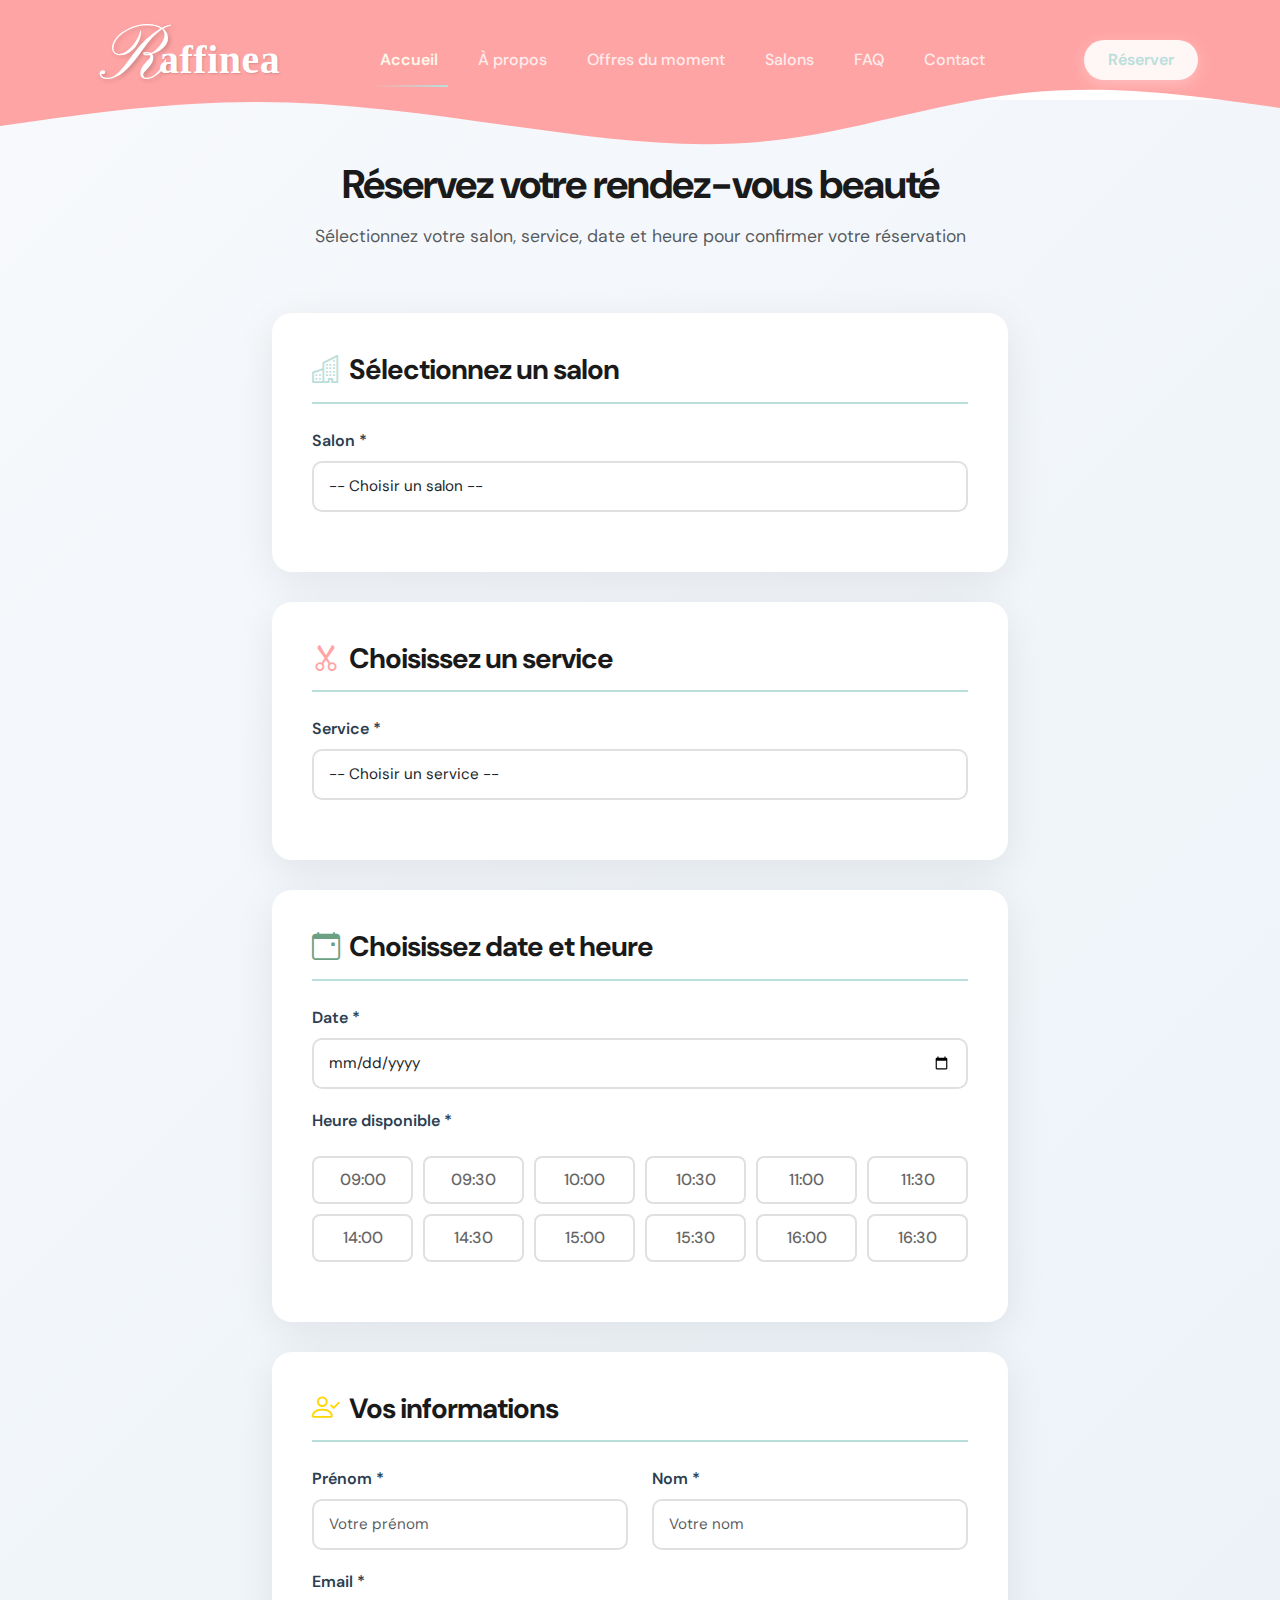
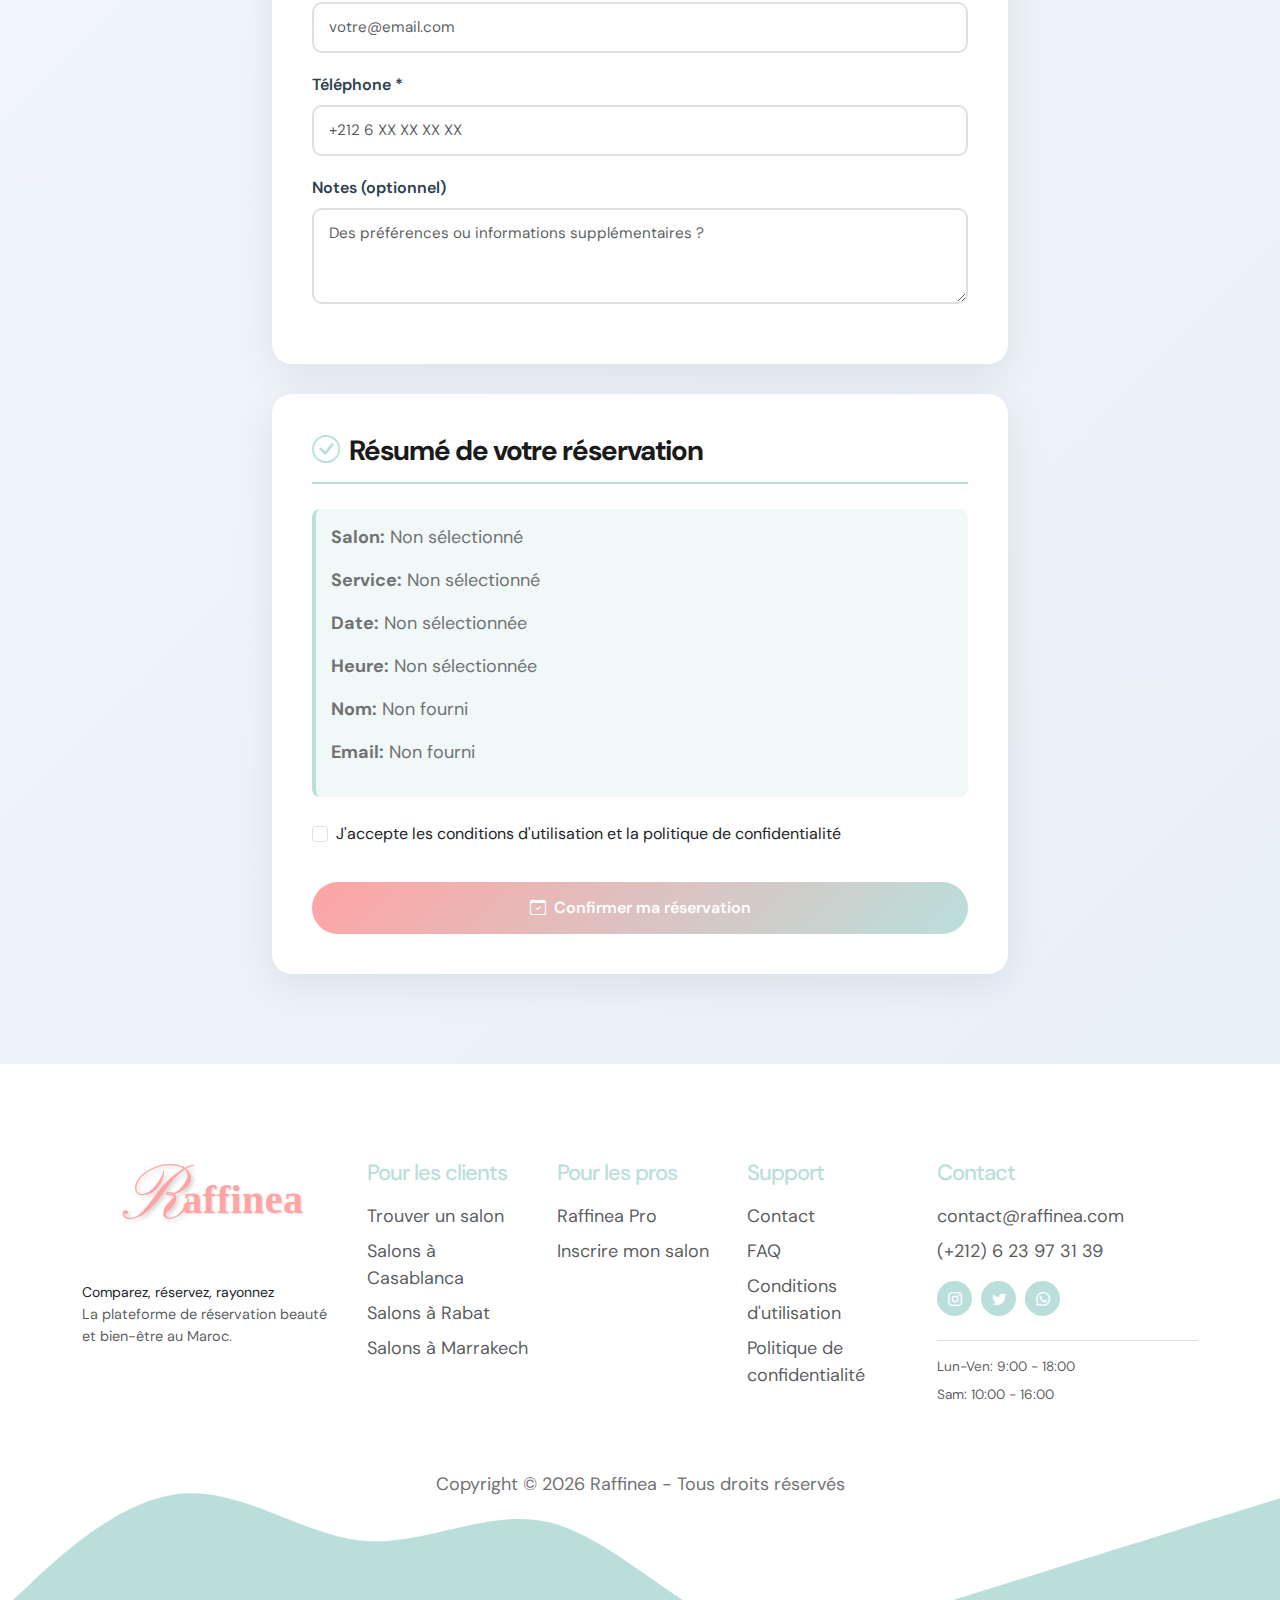
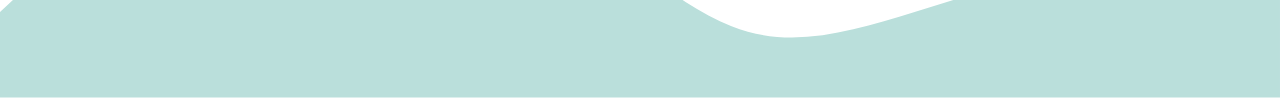
<file: reserver.html>
<!doctype html>
<html lang="fr">
    <head>
        <meta charset="utf-8">
        <meta name="viewport" content="width=device-width, initial-scale=1">

        <meta name="description" content="Raffinea, comparez les salons de beauté et réservez en ligne.">
        <meta name="author" content="Raffinea">

        <title>Raffinea - Salons de beauté</title>

        <!-- CSS FILES -->                
        <link rel="preconnect" href="https://fonts.googleapis.com">

        <link rel="preconnect" href="https://fonts.gstatic.com" crossorigin>

        <link href="https://fonts.googleapis.com/css2?family=DM+Sans:ital,wght@0,400;0,500;0,700;1,400&display=swap" rel="stylesheet">

        <link href="css/bootstrap.min.css" rel="stylesheet">

        <link href="css/bootstrap-icons.css" rel="stylesheet">

        <link href="css/general.css" rel="stylesheet">
        <link href="css/raffinea-custom.css" rel="stylesheet">
        
         <link rel="preconnect" href="https://fonts.googleapis.com">
          <link rel="preconnect" href="https://fonts.gstatic.com" crossorigin>
         <link href="https://fonts.googleapis.com/css2?family=Pinyon+Script&display=swap" rel="stylesheet">

        <style>
            .reservation-form {
                background: linear-gradient(135deg, #f7f9fc 0%, #e8f0f7 100%);
                padding: 60px 20px;
                margin-top: 100px;
            }

            .form-section {
                background: white;
                border-radius: 20px;
                padding: 40px;
                box-shadow: 0 10px 40px rgba(0,0,0,0.08);
                margin-bottom: 30px;
            }

            .form-section h3 {
                color: #1a1a1a;
                font-weight: 700;
                margin-bottom: 25px;
                padding-bottom: 15px;
                border-bottom: 2px solid #BADFDB;
            }

            .form-group {
                margin-bottom: 20px;
            }

            .form-group label {
                color: #2c3e50;
                font-weight: 600;
                margin-bottom: 8px;
            }

            .form-control {
                border: 2px solid #e0e0e0;
                border-radius: 10px;
                padding: 12px 15px;
                font-size: 0.95rem;
                transition: all 0.3s ease;
            }

            .form-control:focus {
                border-color: #BADFDB;
                box-shadow: 0 0 0 3px rgba(186, 223, 219, 0.1);
            }

            .btn-reserve {
                background: linear-gradient(135deg, #FFA4A4 0%, #BADFDB 100%);
                color: white;
                border: none;
                padding: 14px 40px;
                border-radius: 50px;
                font-weight: 600;
                transition: all 0.3s ease;
                width: 100%;
                margin-top: 20px;
            }

            .btn-reserve:hover {
                transform: translateY(-2px);
                box-shadow: 0 10px 30px rgba(255, 164, 164, 0.3);
                color: white;
            }

            .calendar-input {
                position: relative;
            }

            .time-slots {
                display: grid;
                grid-template-columns: repeat(auto-fit, minmax(100px, 1fr));
                gap: 10px;
                margin-top: 15px;
            }

            .time-slot {
                padding: 10px;
                border: 2px solid #e0e0e0;
                border-radius: 8px;
                text-align: center;
                cursor: pointer;
                transition: all 0.3s ease;
                font-weight: 500;
                color: #666;
            }

            .time-slot:hover {
                border-color: #BADFDB;
                background-color: #f0f9f8;
            }

            .time-slot.selected {
                background: linear-gradient(135deg, #BADFDB 0%, #6BA085 100%);
                color: white;
                border-color: #BADFDB;
            }

            .info-alert {
                background-color: #f0f9f8;
                border-left: 4px solid #BADFDB;
                padding: 15px;
                border-radius: 8px;
                margin-bottom: 25px;
                color: #2c3e50;
            }

            /* Pop-up réservation */
            .popup-overlay {
                position: fixed;
                inset: 0;
                background: rgba(0, 0, 0, 0.45);
                display: flex;
                align-items: center;
                justify-content: center;
                opacity: 0;
                visibility: hidden;
                transition: opacity 0.25s ease, visibility 0.25s ease;
                z-index: 2000;
            }

            .popup-overlay.active {
                opacity: 1;
                visibility: visible;
            }

            .popup-card {
                background: #ffffff;
                border-radius: 16px;
                padding: 28px 24px;
                max-width: 420px;
                width: calc(100% - 40px);
                box-shadow: 0 20px 60px rgba(0, 0, 0, 0.2);
                text-align: center;
                transform: translateY(10px);
                transition: transform 0.25s ease;
            }

            .popup-overlay.active .popup-card {
                transform: translateY(0);
            }

            .popup-title {
                font-size: 1.25rem;
                font-weight: 700;
                color: #1a1a1a;
                margin-bottom: 8px;
            }

            .popup-message {
                color: #666;
                margin-bottom: 18px;
                font-size: 0.95rem;
            }

            .popup-btn {
                background: linear-gradient(135deg, #FFA4A4 0%, #BADFDB 100%);
                color: #fff;
                border: none;
                border-radius: 999px;
                padding: 10px 22px;
                font-weight: 600;
                cursor: pointer;
                transition: all 0.3s ease;
            }

            .popup-btn:hover {
                transform: translateY(-2px);
                box-shadow: 0 8px 20px rgba(255, 164, 164, 0.3);
            }
        </style>

    </head>
    
    <body>
        <main>

            <nav class="navbar navbar-expand-lg navbar-modern fixed-top">
                <!-- Wavy Background for Navbar -->
               <div class="navbar-wavy-background">
                   <svg viewBox="0 0 1440 320" preserveAspectRatio="none" style="display:block; width:100%; height:120px;">
                      <path fill="#FFA4A4" fill-opacity="1" d="M0,160L48,176C96,192,192,224,288,213.3C384,203,480,149,576,144C672,139,768,181,864,181.3C960,181,1056,139,1152,122.7C1248,107,1344,117,1392,122.7L1440,128L1440,0L1392,0C1344,0,1248,0,1152,0C1056,0,960,0,864,0C768,0,672,0,576,0C480,0,384,0,288,0C192,0,96,0,48,0L0,0Z"></path>
                  </svg>
                </div>
                
               <nav class="navbar navbar-expand-lg navbar-modern">
                   <div class="navbar-wavy-background">
                          <svg viewBox="0 0 1440 320" preserveAspectRatio="none">
                              <path fill="#FFA4A4" d="M0,224L48,213.3C96,203,192,181,288,181.3C384,181,480,203,576,224C672,245,768,267,864,250.7C960,235,1056,181,1152,165.3C1248,149,1344,171,1392,181.3L1440,192L1440,0L1392,0C1344,0,1248,0,1152,0C1056,0,960,0,864,0C768,0,672,0,576,0C480,0,384,0,288,0C192,0,96,0,48,0L0,0Z"></path>
                          </svg>
                   </div>

                    <div class="container navbar-content">
                        <a class="navbar-brand" href="index.html">
                           <a class="logo-container d-flex align-items-center" href="index.html">
                           <span class="logo-initial">R</span>
                           <span class="logo-text">affinea</span>
                       </a>
                  
                
             
    
                       <button class="navbar-toggler border-0" type="button" data-bs-toggle="collapse" data-bs-target="#navbarNav" aria-controls="navbarNav" aria-expanded="false" aria-label="Toggle navigation">
                          <span class="navbar-toggler-icon"></span>
                       </button>
    
                     <div class="collapse navbar-collapse" id="navbarNav">
                          <ul class="navbar-nav mx-auto">
                              <li class="nav-item">
                                 <a class="nav-link click-scroll" href="index.html#section_1">Accueil</a>
                              </li>
    
                              <li class="nav-item">
                                 <a class="nav-link click-scroll" href="index.html#section_apropos">À propos</a>
                              </li>

                              <li class="nav-item">
                                 <a class="nav-link click-scroll" href="index.html#section_offres">Offres du moment</a>
                              </li>

                              <li class="nav-item">
                                 <a class="nav-link click-scroll" href="index.html#section_salons">Salons</a>
                              </li>

                              <li class="nav-item">
                                 <a class="nav-link click-scroll" href="index.html#section_faq">FAQ</a>
                              </li>

                              <li class="nav-item">
                                 <a class="nav-link click-scroll" href="index.html#section_contact">Contact</a>
                              </li>
                          </ul>

                          <div class="d-flex align-items-center">
                             <a href="index.html#section_salons" class="btn btn-primary-modern">Réserver</a>
                          </div>
                      </div>
                  </div>
              </nav>
          </nav>

        <!-- Formulaire de réservation -->
        <section class="reservation-form">
            <div class="container">
                <div class="row mb-5">
                    <div class="col-lg-10 col-12 mx-auto text-center">
                        <h1 style="font-size: 2.5rem; font-weight: 700; color: #1a1a1a; margin-bottom: 15px;">
                            Réservez votre rendez-vous beauté
                        </h1>
                        <p class="text-muted" style="font-size: 1.1rem;">
                            Sélectionnez votre salon, service, date et heure pour confirmer votre réservation
                        </p>
                    </div>
                </div>

                <div class="row">
                    <div class="col-lg-8 col-12 mx-auto">
                        <form id="reservationForm">
                            <!-- Sélection du salon -->
                            <div class="form-section">
                                <h3><i class="bi bi-building" style="margin-right: 10px; color: #BADFDB;"></i>Sélectionnez un salon</h3>
                                <div class="form-group">
                                    <label for="salon">Salon *</label>
                                    <select class="form-control" id="salon" name="salon" required>
                                        <option value="">-- Choisir un salon --</option>
                                        <option value="essence">Essence Coiffure - Casablanca</option>
                                        <option value="bella">Bella Beauté - Rabat</option>
                                        <option value="luxe">Luxe & Spa - Marrakech</option>
                                        <option value="grace">Style & Grace - Fès</option>
                                        <option value="style">Style Créatif - Rabat</option>
                                        <option value="cheveux">Cheveux & Cie - Marrakech</option>
                                        <option value="glow">Studio Glow - Fès</option>
                                        <option value="institut">Institut Prémium - Casablanca</option>
                                        <option value="nails">Nails Art Studio - Casablanca</option>
                                        <option value="ongles">Ongles Brillants - Rabat</option>
                                        <option value="domicile">Beauté à Domicile - Casablanca</option>
                                        <option value="pro">Professionnelle Indépendante - Marrakech</option>
                                        <option value="express">Service Express - Rabat</option>
                                    </select>
                                </div>
                            </div>

                            <!-- Sélection du service -->
                            <div class="form-section">
                                <h3><i class="bi bi-scissors" style="margin-right: 10px; color: #FFA4A4;"></i>Choisissez un service</h3>
                                <div class="form-group">
                                    <label for="service">Service *</label>
                                    <select class="form-control" id="service" name="service" required>
                                        <option value="">-- Choisir un service --</option>
                                        <option value="coupe">Coupe de cheveux - 30 min</option>
                                        <option value="coloration">Coloration - 90 min</option>
                                        <option value="massage">Massage relaxant - 60 min</option>
                                        <option value="soinvisage">Soin du visage - 60 min</option>
                                        <option value="manucure">Manucure - 45 min</option>
                                        <option value="pedicure">Pédicure - 60 min</option>
                                    </select>
                                </div>
                            </div>

                            <!-- Sélection de la date et heure -->
                            <div class="form-section">
                                <h3><i class="bi bi-calendar-event" style="margin-right: 10px; color: #6BA085;"></i>Choisissez date et heure</h3>
                                
                                <div class="form-group">
                                    <label for="date">Date *</label>
                                    <input type="date" class="form-control" id="date" name="date" required>
                                </div>

                                <div class="form-group">
                                    <label>Heure disponible *</label>
                                    <div class="time-slots" id="timeSlots">
                                        <div class="time-slot" onclick="selectTime(this, '09:00')">09:00</div>
                                        <div class="time-slot" onclick="selectTime(this, '09:30')">09:30</div>
                                        <div class="time-slot" onclick="selectTime(this, '10:00')">10:00</div>
                                        <div class="time-slot" onclick="selectTime(this, '10:30')">10:30</div>
                                        <div class="time-slot" onclick="selectTime(this, '11:00')">11:00</div>
                                        <div class="time-slot" onclick="selectTime(this, '11:30')">11:30</div>
                                        <div class="time-slot" onclick="selectTime(this, '14:00')">14:00</div>
                                        <div class="time-slot" onclick="selectTime(this, '14:30')">14:30</div>
                                        <div class="time-slot" onclick="selectTime(this, '15:00')">15:00</div>
                                        <div class="time-slot" onclick="selectTime(this, '15:30')">15:30</div>
                                        <div class="time-slot" onclick="selectTime(this, '16:00')">16:00</div>
                                        <div class="time-slot" onclick="selectTime(this, '16:30')">16:30</div>
                                    </div>
                                    <input type="hidden" id="time" name="time" required>
                                </div>
                            </div>

                            <!-- Informations personnelles -->
                            <div class="form-section">
                                <h3><i class="bi bi-person-check" style="margin-right: 10px; color: #FFD700;"></i>Vos informations</h3>
                                
                                <div class="row">
                                    <div class="col-md-6">
                                        <div class="form-group">
                                            <label for="firstName">Prénom *</label>
                                            <input type="text" class="form-control" id="firstName" name="firstName" placeholder="Votre prénom" required>
                                        </div>
                                    </div>
                                    <div class="col-md-6">
                                        <div class="form-group">
                                            <label for="lastName">Nom *</label>
                                            <input type="text" class="form-control" id="lastName" name="lastName" placeholder="Votre nom" required>
                                        </div>
                                    </div>
                                </div>

                                <div class="form-group">
                                    <label for="email">Email *</label>
                                    <input type="email" class="form-control" id="email" name="email" placeholder="votre@email.com" required>
                                </div>

                                <div class="form-group">
                                    <label for="phone">Téléphone *</label>
                                    <input type="tel" class="form-control" id="phone" name="phone" placeholder="+212 6 XX XX XX XX" required>
                                </div>

                                <div class="form-group">
                                    <label for="notes">Notes (optionnel)</label>
                                    <textarea class="form-control" id="notes" name="notes" rows="3" placeholder="Des préférences ou informations supplémentaires ?"></textarea>
                                </div>
                            </div>

                            <!-- Résumé et confirmation -->
                            <div class="form-section">
                                <h3><i class="bi bi-check-circle" style="margin-right: 10px; color: #BADFDB;"></i>Résumé de votre réservation</h3>
                                
                                <div class="info-alert">
                                    <p><strong>Salon:</strong> <span id="summarySalon">Non sélectionné</span></p>
                                    <p><strong>Service:</strong> <span id="summaryService">Non sélectionné</span></p>
                                    <p><strong>Date:</strong> <span id="summaryDate">Non sélectionnée</span></p>
                                    <p><strong>Heure:</strong> <span id="summaryTime">Non sélectionnée</span></p>
                                    <p><strong>Nom:</strong> <span id="summaryName">Non fourni</span></p>
                                    <p><strong>Email:</strong> <span id="summaryEmail">Non fourni</span></p>
                                </div>

                                <div class="form-check mb-3">
                                    <input class="form-check-input" type="checkbox" id="confirmTerms" name="confirmTerms" required>
                                    <label class="form-check-label" for="confirmTerms">
                                        J'accepte les conditions d'utilisation et la politique de confidentialité
                                    </label>
                                </div>

                                <button type="submit" class="btn-reserve">
                                    <i class="bi bi-calendar-check" style="margin-right: 8px;"></i>Confirmer ma réservation
                                </button>
                            </div>
                        </form>
                    </div>
                </div>
            </div>
        </section>

        <!-- Pop-up de confirmation de réservation -->
        <div class="popup-overlay" id="reservationPopup" aria-hidden="true">
            <div class="popup-card" role="dialog" aria-modal="true" aria-labelledby="popupTitle">
                <div style="margin-bottom: 15px;">
                    <i class="bi bi-check-circle" style="font-size: 3rem; color: #BADFDB;"></i>
                </div>
                <div class="popup-title" id="popupTitle">Réservation confirmée !</div>
                <div class="popup-message">Votre rendez-vous a bien été réservé. Un email de confirmation vous sera envoyé très bientôt.</div>
                <button type="button" class="popup-btn" id="popupCloseBtn">Fermer</button>
            </div>
        </div>

        <script>
            // Gestion de la sélection du créneau horaire
            function selectTime(element, time) {
                document.querySelectorAll('.time-slot').forEach(slot => slot.classList.remove('selected'));
                element.classList.add('selected');
                document.getElementById('time').value = time;
                updateSummary();
            }

            // Mise à jour du résumé de réservation en temps réel
            function updateSummary() {
                // Salon
                const salonSelect = document.getElementById('salon');
                const salonText = salonSelect.options[salonSelect.selectedIndex].text;
                document.getElementById('summarySalon').textContent = salonSelect.value ? salonText : 'Non sélectionné';
                
                // Service
                const serviceSelect = document.getElementById('service');
                const serviceText = serviceSelect.options[serviceSelect.selectedIndex].text;
                document.getElementById('summaryService').textContent = serviceSelect.value ? serviceText : 'Non sélectionné';
                
                // Date
                const dateValue = document.getElementById('date').value;
                if(dateValue) {
                    const dateObj = new Date(dateValue + 'T00:00:00');
                    const formattedDate = dateObj.toLocaleDateString('fr-FR', { weekday: 'long', year: 'numeric', month: 'long', day: 'numeric' });
                    document.getElementById('summaryDate').textContent = formattedDate;
                } else {
                    document.getElementById('summaryDate').textContent = 'Non sélectionnée';
                }
                
                // Heure
                const timeValue = document.getElementById('time').value;
                document.getElementById('summaryTime').textContent = timeValue || 'Non sélectionnée';
                
                // Nom
                const firstName = document.getElementById('firstName').value;
                const lastName = document.getElementById('lastName').value;
                const fullName = (firstName + ' ' + lastName).trim();
                document.getElementById('summaryName').textContent = fullName || 'Non fourni';
                
                // Email
                const email = document.getElementById('email').value;
                document.getElementById('summaryEmail').textContent = email || 'Non fourni';
            }

            // Écouteurs d'événements - Mise à jour au changement
            document.getElementById('salon').addEventListener('change', updateSummary);
            document.getElementById('service').addEventListener('change', updateSummary);
            document.getElementById('date').addEventListener('change', updateSummary);
            document.getElementById('firstName').addEventListener('input', updateSummary);
            document.getElementById('lastName').addEventListener('input', updateSummary);
            document.getElementById('email').addEventListener('input', updateSummary);

            // Gestion de la soumission du formulaire
            document.getElementById('reservationForm').addEventListener('submit', function(e) {
                e.preventDefault();
                const salon = document.getElementById('salon').value;
                const service = document.getElementById('service').value;
                const date = document.getElementById('date').value;
                const time = document.getElementById('time').value;
                const firstName = document.getElementById('firstName').value;
                const lastName = document.getElementById('lastName').value;
                const email = document.getElementById('email').value;
                
                if(!salon || !service || !date || !time) {
                    alert('Veuillez remplir tous les champs obligatoires.');
                    return;
                }
                
                // Log les données dans la console avec formatage
                const reservationData = {
                    'Salon': document.getElementById('salon').options[document.getElementById('salon').selectedIndex].text,
                    'Service': document.getElementById('service').options[document.getElementById('service').selectedIndex].text,
                    'Date': document.getElementById('summaryDate').textContent,
                    'Heure': time,
                    'Prénom': firstName,
                    'Nom': lastName,
                    'Email': email,
                    'Téléphone': document.getElementById('phone').value,
                    'Notes': document.getElementById('notes').value || 'Aucune'
                };
                
                console.log('%c=== RÉSERVATION CONFIRMÉE ===', 'color: #BADFDB; font-size: 16px; font-weight: bold;');
                console.table(reservationData);
                console.log('%cDonnées complètes:', 'color: #FFA4A4; font-weight: bold;', reservationData);
                
                // Afficher le pop-up
                const popup = document.getElementById('reservationPopup');
                if (popup) {
                    popup.classList.add('active');
                    popup.setAttribute('aria-hidden', 'false');
                }
                
                // Réinitialiser le formulaire
                this.reset();
                document.querySelectorAll('.time-slot').forEach(slot => slot.classList.remove('selected'));
            });

            // Gestion du bouton de fermeture du pop-up
            document.addEventListener('DOMContentLoaded', function() {
                const popup = document.getElementById('reservationPopup');
                const popupCloseBtn = document.getElementById('popupCloseBtn');
                
                function closePopup() {
                    if (popup) {
                        popup.classList.remove('active');
                        popup.setAttribute('aria-hidden', 'true');
                    }
                }
                
                if (popup) {
                    popup.addEventListener('click', function(e) {
                        if (e.target === popup) {
                            closePopup();
                        }
                    });
                }
                
                if (popupCloseBtn) {
                    popupCloseBtn.addEventListener('click', closePopup);
                }
            });
            
            // Définir la date minimum à aujourd'hui
            const today = new Date().toISOString().split('T')[0];
            document.getElementById('date').setAttribute('min', today);
            
            // Récupérer les paramètres d'URL et pré-remplir le formulaire
            function getUrlParameter(name) {
                const urlParams = new URLSearchParams(window.location.search);
                return urlParams.get(name);
            }

            // Mappage des valeurs d'URL vers les options du formulaire
            const salonMap = {
                'essence': 'essence',
                'bella': 'bella',
                'luxe': 'luxe',
                'grace': 'grace',
                'style': 'style',
                'cheveux': 'cheveux',
                'glow': 'glow',
                'institut': 'institut',
                'nails': 'nails',
                'ongles': 'ongles',
                'domicile': 'domicile',
                'pro': 'pro',
                'express': 'express'
            };

            const serviceMap = {
                'coupe': 'coupe',
                'coloration': 'coloration',
                'massage': 'massage',
                'soinvisage': 'soinvisage',
                'manucure': 'manucure',
                'pedicure': 'pedicure'
            };

            // Pré-remplir le salon et le service si fournis dans l'URL
            window.addEventListener('DOMContentLoaded', function() {
                const salonParam = getUrlParameter('salon');
                const serviceParam = getUrlParameter('service');
                
                if(salonParam && salonMap[salonParam]) {
                    document.getElementById('salon').value = salonMap[salonParam];
                }
                
                if(serviceParam && serviceMap[serviceParam]) {
                    document.getElementById('service').value = serviceMap[serviceParam];
                }
                
                updateSummary();
            });
            
            // Appel initial pour afficher les valeurs par défaut
            document.addEventListener('DOMContentLoaded', updateSummary);
        </script>
              





      
        </main><br><br><br><br>


        <footer class="site-footer">
            <div class="container">
                <div class="row">

                    <div class="col-lg-3 col-md-6 col-12 mb-4 mb-lg-0">
                        <a class="navbar-brand d-flex align-items-center justify-content-center mb-3" href="index.html">
                            <div class="logo-container d-flex align-items-center justify-content-center" href="index.html">
                           <span class="logo-initial" style="color: #FFA4A4;" >R</span>
                           <span class="logo-text" style="color: #FFA4A4;  " >affinea</span>

                            </div>  
                        </a><br>
                        <span class="navbar-brand-text">
                                <small>Comparez, réservez, rayonnez</small>
                            </span>
                        <p class="text-muted" style="font-size: 0.9rem;">La plateforme de réservation beauté et bien-être au Maroc.</p>
                    </div>

                    <div class="col-lg-2 col-md-6 col-12 mb-4 mb-lg-0">
                        <h5 class="site-footer-title mb-3">Pour les clients</h5>
                        <ul class="list-unstyled">
                            <li class="mb-2"><a href="search.html" class="text-muted">Trouver un salon</a></li>
                            <li class="mb-2"><a href="search.html" class="text-muted">Salons à Casablanca</a></li>
                            <li class="mb-2"><a href="search.html" class="text-muted">Salons à Rabat</a></li>
                            <li class="mb-2"><a href="search.html" class="text-muted">Salons à Marrakech</a></li>
                        </ul>
                    </div>

                    <div class="col-lg-2 col-md-6 col-12 mb-4 mb-lg-0">
                        <h5 class="site-footer-title mb-3">Pour les pros</h5>
                        <ul class="list-unstyled">
                            <li class="mb-2"><a href="index.html#section_9" class="text-muted smoothscroll">Raffinea Pro</a></li>
                            <li class="mb-2"><a href="index.html#section_contact" class="text-muted smoothscroll">Inscrire mon salon</a></li>
                        </ul>
                    </div>

                    <div class="col-lg-2 col-md-6 col-12 mb-4 mb-lg-0">
                        <h5 class="site-footer-title mb-3">Support</h5>
                        <ul class="list-unstyled">
                            <li class="mb-2"><a href="index.html#section_contact" class="text-muted smoothscroll">Contact</a></li>
                            <li class="mb-2"><a href="index.html#section_faq" class="text-muted">FAQ</a></li>
                            <li class="mb-2"><a href="#" class="text-muted">Conditions d'utilisation</a></li>
                            <li class="mb-2"><a href="#" class="text-muted">Politique de confidentialité</a></li>
                        </ul>
                    </div>

                    <div class="col-lg-3 col-12">
                        <h5 class="site-footer-title mb-3">Contact</h5>
                        <p class="text-muted mb-2">
                            <a href="mailto:contact@raffinea.com" class="contact-link text-muted">
                                contact@raffinea.com
                            </a>
                        </p>
                        <p class="text-muted mb-3">
                            <a href="tel:+212623973139" class="contact-link text-muted">
                                (+212) 6 23 97 31 39
                            </a>
                        </p>

                        <ul class="social-icon mt-3 mb-4">
                            <li class="social-icon-item">
                                <a href="#" class="social-icon-link bi-instagram"></a>
                            </li>

                            <li class="social-icon-item">
                                <a href="#" class="social-icon-link bi-twitter"></a>
                            </li>

                            <li class="social-icon-item">
                                <a href="#" class="social-icon-link bi-whatsapp"></a>
                            </li>
                        </ul>

                        <div class="border-top pt-3 mt-3">
                            <p class="text-muted mb-2" style="font-size: 0.85rem;">Lun-Ven: 9:00 - 18:00</p>
                            <p class="text-muted" style="font-size: 0.85rem;">Sam: 10:00 - 16:00</p>
                        </div>
                    </div>

                </div>

                <hr class="my-4" style="border-color: rgba(255,255,255,0.1);">

                <div class="row">
                    <div class="col-12 text-center">
                        <p class="copyright-text mb-0">Copyright © 2026 Raffinea - Tous droits réservés</p>
                    </div>
                </div>
            </div>

            <svg xmlns="http://www.w3.org/2000/svg" viewBox="0 0 1440 320"><path fill="#BADFDB" fill-opacity="1" d="M0,224L34.3,192C68.6,160,137,96,206,90.7C274.3,85,343,139,411,144C480,149,549,107,617,122.7C685.7,139,754,213,823,240C891.4,267,960,245,1029,224C1097.1,203,1166,181,1234,160C1302.9,139,1371,117,1406,106.7L1440,96L1440,320L1405.7,320C1371.4,320,1303,320,1234,320C1165.7,320,1097,320,1029,320C960,320,891,320,823,320C754.3,320,686,320,617,320C548.6,320,480,320,411,320C342.9,320,274,320,206,320C137.1,320,69,320,34,320L0,320Z"></path></svg>
        </footer>


        <!-- JAVASCRIPT FILES -->
        <script src="js/jquery.min.js"></script>
        <script src="js/bootstrap.bundle.min.js"></script>
        <script src="js/jquery.sticky.js"></script>
        <script src="js/click-scroll.js"></script>
        <script src="js/animated-headline.js"></script>
        <script src="js/modernizr.js"></script>
        <script src="js/custom.js"></script>
        <script src="js/raffinea-custom.js"></script>

    </body>
</html>
</file>
<file: css/general.css>
/*---------------------------------------
  CUSTOM PROPERTIES ( VARIABLES )             
-----------------------------------------*/
:root {
  --white-color:                  #ffffff;
  --primary-color:                #FFA4A4;
  --secondary-color:              #BADFDB;
  --section-bg-color:             #FCF9EA;
  --custom-btn-bg-color:          #FFBDBD;
  --custom-btn-bg-hover-color:    #FFA4A4;
  --dark-color:                   #000000;
  --p-color:                      #717275;
  --link-hover-color:             #FFA4A4;

  --body-font-family:             'DM Sans', sans-serif;

  --h1-font-size:                 42px;
  --h2-font-size:                 36px;
  --h3-font-size:                 28px;
  --h4-font-size:                 24px;
  --h5-font-size:                 22px;
  --h6-font-size:                 20px;
  --p-font-size:                  18px;
  --menu-font-size:               16px;
  --btn-font-size:                14px;

  --border-radius-large:          100px;
  --border-radius-medium:         20px;
  --border-radius-small:          10px;

  --font-weight-normal:           400;
  --font-weight-medium:           500;
  --font-weight-bold:             700;
}

body {
  background-color: var(--white-color);
  font-family: var(--body-font-family); 
}


/*---------------------------------------
  TYPOGRAPHY               
-----------------------------------------*/

h2,
h3,
h4,
h5,
h6 {
  color: var(--dark-color);
}

h1,
h2,
h3,
h4,
h5,
h6 {
  font-weight: var(--font-weight-medium);
  letter-spacing: -1px;
}

h1 {
  font-size: var(--h1-font-size);
  font-weight: var(--font-weight-bold);
}

h2 {
  font-size: var(--h2-font-size);
  font-weight: var(--font-weight-bold);
}

h3 {
  font-size: var(--h3-font-size);
}

h4 {
  font-size: var(--h4-font-size);
}

h5 {
  font-size: var(--h5-font-size);
}

h6 {
  font-size: var(--h6-font-size);
}

p {
  color: var(--p-color);
  font-size: var(--p-font-size);
  font-weight: var(--font-weight-normal);
}

ul li {
  color: var(--p-color);
  font-size: var(--p-font-size);
  font-weight: var(--font-weight-normal);
}

a, 
button {
  touch-action: manipulation;
  transition: all 0.3s;
}

a {
  display: inline-block;
  color: var(--secondary-color);
  text-decoration: none;
}

a:hover {
  color: var(--link-hover-color);
}

b,
strong {
  font-weight: var(--font-weight-bold);
}


/*---------------------------------------
  SECTION               
-----------------------------------------*/
.section-bg {
  background-color: var(--section-bg-color);
}

.section-padding {
  padding-top: 100px;
  padding-bottom: 100px;
}

.section-overlay {
  content: "";
  background: rgba(0, 0, 0, 0) linear-gradient(rgba(39, 48, 83, 0.01) 0%, rgb(39, 48, 83) 100%) repeat scroll 0% 0%;
  position: absolute;
  top: 0;
  right: 0;
  bottom: 0;
  left: 0;
}

::selection {
  background-color: var(--primary-color);
  color: var(--white-color);
}


/*---------------------------------------
  ANIMATED HEADLINE               
-----------------------------------------*/
.cd-words-wrapper {
  display: inline-block;
  position: relative;
  text-align: left;
}

.cd-words-wrapper b {
  color: var(--link-hover-color);
  display: inline-block;
  position: absolute;
  white-space: nowrap;
  left: 0;
  top: 0;
}

.cd-words-wrapper b.is-visible {
  position: relative;
}

.no-js .cd-words-wrapper b {
  opacity: 0;
}

.no-js .cd-words-wrapper b.is-visible {
  opacity: 1;
}

.cd-headline.rotate-1 .cd-words-wrapper {
  -webkit-perspective: 300px;
  -moz-perspective: 300px;
  perspective: 300px;
}
.cd-headline.rotate-1 b {
  opacity: 0;
  -webkit-transform-origin: 50% 100%;
  -moz-transform-origin: 50% 100%;
  -ms-transform-origin: 50% 100%;
  -o-transform-origin: 50% 100%;
  transform-origin: 50% 100%;
  -webkit-transform: rotateX(180deg);
  -moz-transform: rotateX(180deg);
  -ms-transform: rotateX(180deg);
  -o-transform: rotateX(180deg);
  transform: rotateX(180deg);
}
.cd-headline.rotate-1 b.is-visible {
  opacity: 1;
  -webkit-transform: rotateX(0deg);
  -moz-transform: rotateX(0deg);
  -ms-transform: rotateX(0deg);
  -o-transform: rotateX(0deg);
  transform: rotateX(0deg);
  -webkit-animation: cd-rotate-1-in 1.2s;
  -moz-animation: cd-rotate-1-in 1.2s;
  animation: cd-rotate-1-in 1.2s;
}
.cd-headline.rotate-1 b.is-hidden {
  -webkit-transform: rotateX(180deg);
  -moz-transform: rotateX(180deg);
  -ms-transform: rotateX(180deg);
  -o-transform: rotateX(180deg);
  transform: rotateX(180deg);
  -webkit-animation: cd-rotate-1-out 1.2s;
  -moz-animation: cd-rotate-1-out 1.2s;
  animation: cd-rotate-1-out 1.2s;
}

@-webkit-keyframes cd-rotate-1-in {
  0% {
    -webkit-transform: rotateX(180deg);
    opacity: 0;
  }
  35% {
    -webkit-transform: rotateX(120deg);
    opacity: 0;
  }
  65% {
    opacity: 0;
  }
  100% {
    -webkit-transform: rotateX(360deg);
    opacity: 1;
  }
}
@-moz-keyframes cd-rotate-1-in {
  0% {
    -moz-transform: rotateX(180deg);
    opacity: 0;
  }
  35% {
    -moz-transform: rotateX(120deg);
    opacity: 0;
  }
  65% {
    opacity: 0;
  }
  100% {
    -moz-transform: rotateX(360deg);
    opacity: 1;
  }
}
@keyframes cd-rotate-1-in {
  0% {
    -webkit-transform: rotateX(180deg);
    -moz-transform: rotateX(180deg);
    -ms-transform: rotateX(180deg);
    -o-transform: rotateX(180deg);
    transform: rotateX(180deg);
    opacity: 0;
  }
  35% {
    -webkit-transform: rotateX(120deg);
    -moz-transform: rotateX(120deg);
    -ms-transform: rotateX(120deg);
    -o-transform: rotateX(120deg);
    transform: rotateX(120deg);
    opacity: 0;
  }
  65% {
    opacity: 0;
  }
  100% {
    -webkit-transform: rotateX(360deg);
    -moz-transform: rotateX(360deg);
    -ms-transform: rotateX(360deg);
    -o-transform: rotateX(360deg);
    transform: rotateX(360deg);
    opacity: 1;
  }
}
@-webkit-keyframes cd-rotate-1-out {
  0% {
    -webkit-transform: rotateX(0deg);
    opacity: 1;
  }
  35% {
    -webkit-transform: rotateX(-40deg);
    opacity: 1;
  }
  65% {
    opacity: 0;
  }
  100% {
    -webkit-transform: rotateX(180deg);
    opacity: 0;
  }
}
@-moz-keyframes cd-rotate-1-out {
  0% {
    -moz-transform: rotateX(0deg);
    opacity: 1;
  }
  35% {
    -moz-transform: rotateX(-40deg);
    opacity: 1;
  }
  65% {
    opacity: 0;
  }
  100% {
    -moz-transform: rotateX(180deg);
    opacity: 0;
  }
}
@keyframes cd-rotate-1-out {
  0% {
    -webkit-transform: rotateX(0deg);
    -moz-transform: rotateX(0deg);
    -ms-transform: rotateX(0deg);
    -o-transform: rotateX(0deg);
    transform: rotateX(0deg);
    opacity: 1;
  }
  35% {
    -webkit-transform: rotateX(-40deg);
    -moz-transform: rotateX(-40deg);
    -ms-transform: rotateX(-40deg);
    -o-transform: rotateX(-40deg);
    transform: rotateX(-40deg);
    opacity: 1;
  }
  65% {
    opacity: 0;
  }
  100% {
    -webkit-transform: rotateX(180deg);
    -moz-transform: rotateX(180deg);
    -ms-transform: rotateX(180deg);
    -o-transform: rotateX(180deg);
    transform: rotateX(180deg);
    opacity: 0;
  }
}


/*---------------------------------------
  CUSTOM BUTTON               
-----------------------------------------*/
.custom-btn {
  background: var(--custom-btn-bg-color);
  border: 2px solid transparent;
  border-radius: var(--border-radius-large);
  color: var(--white-color);
  font-size: var(--btn-font-size);
  font-weight: var(--font-weight-bold);
  line-height: normal;
  transition: all 0.3s;
  padding: 10px 20px;
}

.custom-btn:hover {
  background: var(--custom-btn-bg-hover-color);
  color: var(--white-color);
}

.custom-border-btn {
  background: transparent;
  border: 2px solid var(--custom-btn-bg-color);
  color: var(--custom-btn-bg-color);
}

.custom-border-btn:hover {
  background: var(--custom-btn-bg-color);
  border-color: transparent;
  color: var(--white-color);
}

.custom-btn-bg-white {
  border-color: var(--white-color);
  color: var(--white-color);
}

.custom-btn-group .link {
  color: var(--white-color);
  font-weight: var(--font-weight-medium);
}

.custom-btn-group .link:hover {
  color: var(--link-hover-color);
}


/*---------------------------------------
  NAVIGATION BAR            
-----------------------------------------*/
.offcanvas {
  background-color: var(--primary-color);
  padding: 30px;
}

.offcanvas.offcanvas-end {
  border-left: 0;
}

.offcanvas-header .btn-close {
  transition: all 0.3s;
}

.offcanvas-header .btn-close:hover {
  transform: rotate(180deg);
}

.offcanvas svg {
  position: absolute;
  bottom: 0;
  right: 0;
  left: 0;
}

.sticky-wrapper {
  position: absolute;
  top: 0;
  right: 0;
  left: 0;
}

.sticky-wrapper.is-sticky .navbar {
  background-color: rgb(61 64 91);
}

.navbar {
  background: transparent;
  z-index: 99;
  padding-top: 15px;
  padding-bottom: 15px;
}


@import url('https://fonts.googleapis.com/css2?family=Pinyon+Script&display=swap');
@import url('https://fonts.googleapis.com/css2?family=Playfair+Display:wght@700;900&display=swap');

.logo-container {
  display: flex;
  align-items: baseline;
  color: #ffffff;
}

.logo-initial {
  font-family: 'Pinyon Script', cursive;
  font-size: 80px;
  font-weight: 400;
  line-height: 1;
  margin-right: -8px;
  text-shadow: 2px 2px 4px rgba(0,0,0,0.2);
}

.logo-text {
  font-family: 'Playfair Display', serif;
  font-size: 40px;
  font-weight: 700;
  letter-spacing: 0.5px;
  text-shadow: 1px 1px 2px rgba(0,0,0,0.15);
}
.navbar-expand-lg .navbar-nav .nav-link {
  border-radius: var(--border-radius-large);
  margin: 10px;
  padding: 10px;
}

.navbar-nav .nav-link {
  display: inline-block;
  color: var(--white-color);
  font-size: var(--menu-font-size);
  font-weight: var(--font-weight-medium);
  padding-top: 15px;
  padding-bottom: 15px;
}

.navbar-nav .nav-link.active, 
.navbar-nav .nav-link:hover {
  color: var(--link-hover-color);
}

.navbar .dropdown-menu {
  background: var(--white-color);
  box-shadow: 0 1rem 3rem rgba(0,0,0,.175);
  border: 0;
  display: inherit;
  opacity: 0;
  min-width: 9rem;
  margin-top: 20px;
  padding: 13px 0 10px 0;
  transition: all 0.3s;
  pointer-events: none;
}

.navbar .dropdown-menu::before {
  content: "";
  width: 0;
  height: 0;
  border-left: 20px solid transparent;
  border-right: 20px solid transparent;
  border-bottom: 15px solid var(--white-color);
  position: absolute;
  top: -10px;
  left: 10px;
}

.navbar .dropdown-item {
  display: inline-block;
  color: var(--p-color);
  font-size: var(--menu-font-size);
  font-weight: var(--font-weight-medium);
  position: relative;
}

.navbar .dropdown-item.active, 
.navbar .dropdown-item:active,
.navbar .dropdown-item:focus, 
.navbar .dropdown-item:hover {
  background: transparent;
  color: var(--link-hover-color);
}

.navbar .dropdown-toggle::after {
  content: "\f282";
  display: inline-block;
  font-family: bootstrap-icons !important;
  font-size: var(--copyright-font-size);
  font-style: normal;
  font-weight: normal !important;
  font-variant: normal;
  text-transform: none;
  line-height: 1;
  vertical-align: -.125em;
  -webkit-font-smoothing: antialiased;
  -moz-osx-font-smoothing: grayscale;
  position: relative;
  left: 2px;
  border: 0;
}

@media screen and (min-width: 992px) {
  .navbar .dropdown:hover .dropdown-menu {
    opacity: 1;
    margin-top: 0;
    pointer-events: auto;
  }
}

.navbar-toggler {
  border: 0;
  padding: 0;
  cursor: pointer;
  margin: 0;
  width: 30px;
  height: 35px;
  outline: none;
}

.navbar-toggler:focus {
  outline: none;
  box-shadow: none;
}

.navbar-toggler[aria-expanded="true"] .navbar-toggler-icon {
  background: transparent;
}

.navbar-toggler[aria-expanded="true"] .navbar-toggler-icon:before,
.navbar-toggler[aria-expanded="true"] .navbar-toggler-icon:after {
  transition: top 300ms 50ms ease, -webkit-transform 300ms 350ms ease;
  transition: top 300ms 50ms ease, transform 300ms 350ms ease;
  transition: top 300ms 50ms ease, transform 300ms 350ms ease, -webkit-transform 300ms 350ms ease;
  top: 0;
}

.navbar-toggler[aria-expanded="true"] .navbar-toggler-icon:before {
  transform: rotate(45deg);
}

.navbar-toggler[aria-expanded="true"] .navbar-toggler-icon:after {
  transform: rotate(-45deg);
}

.navbar-toggler .navbar-toggler-icon {
  background: var(--white-color);
  transition: background 10ms 300ms ease;
  display: block;
  width: 30px;
  height: 2px;
  position: relative;
}

.navbar-toggler .navbar-toggler-icon:before,
.navbar-toggler .navbar-toggler-icon:after {
  transition: top 300ms 350ms ease, -webkit-transform 300ms 50ms ease;
  transition: top 300ms 350ms ease, transform 300ms 50ms ease;
  transition: top 300ms 350ms ease, transform 300ms 50ms ease, -webkit-transform 300ms 50ms ease;
  position: absolute;
  right: 0;
  left: 0;
  background: var(--white-color);
  width: 30px;
  height: 2px;
  content: '';
}

.navbar-toggler .navbar-toggler-icon::before {
  top: -8px;
}

.navbar-toggler .navbar-toggler-icon::after {
  top: 8px;
}


/*---------------------------------------
  HERO        
-----------------------------------------*/
.hero-section {
  background-image: url('../images/anna-rosar-ZxFyVBHMK-c-unsplash.jpg');
  background-repeat: no-repeat;
  background-size: cover;
  background-position: center;
  position: relative;
  padding-top: 100px;
  padding-bottom: 100px;
  height: 100vh;
  min-height: 670px;
  margin-bottom: -90px;
}

.hero-50 {
  height: auto;
  min-height: 540px;
  margin-bottom: -100px;
}

.hero-50 .container + svg {
  transform: rotate(180deg);
}

.hero-section .ratio {
  border-radius: var(--border-radius-medium);
  overflow: hidden;
}

.hero-section svg {
  position: absolute;
  right: 0;
  left: 0;
}

.hero-section > svg {
  top: 0;
}

.hero-section .container + svg {
  top: auto;
  bottom: -1px;
}

.hero-section .row {
  position: relative;
  z-index: 22;
}


/*---------------------------------------
  BACKGROUND IMAGE SECTION        
-----------------------------------------*/
.section-bg-image {
  background-image: url('../images/image1.jpg');
  background-repeat: no-repeat;
  background-size: cover;
  background-position: center;
  position: relative;
  margin-bottom: -70px;
}

.section-bg-image .container + svg {
  transform: rotate(180deg);
  position: relative;
  bottom: -1px;
}

.section-bg-image-block {
  backdrop-filter: blur(5px) saturate(180%);
  -webkit-backdrop-filter: blur(5px) saturate(180%);
  background-color: rgba(255, 255, 255, 0.75);
  border-radius: var(--border-radius-medium);
  border: 1px solid rgba(209, 213, 219, 0.3);
  border-radius: var(--border-radius-medium);
  padding: 50px;
}

.section-bg-image-block .input-group {
  background-color: var(--white-color);
  border-radius: var(--border-radius-large);
  padding: 10px 15px;
}

.section-bg-image-block .input-group-text {
  background-color: transparent;
  border: 0;
}

.section-bg-image-block input[type="email"] {
  border: 0;
  box-shadow: none;
  margin-bottom: 0;
  padding-left: 0;
}

.section-bg-image-block button[type="submit"] {
  background-color: var(--primary-color);
  border: 0;
  border-radius: var(--border-radius-large) !important;
  color: var(--white-color);
  max-width: 150px;
}


/*---------------------------------------
  ABOUT SECTOIN              
-----------------------------------------*/
.about-section {
  padding-bottom: 70px;
}

.member-block-image-wrap {
  border-radius: var(--border-radius-medium);
  position: relative;
  overflow: hidden;
}

.member-block-image-wrap:hover .member-block-image {
  transform: scale(1.2);
}

.member-block-image-wrap:hover .social-icon {
  opacity: 1;
}

.member-block-image-wrap .social-icon {
  background-color: var(--white-color);
  border-radius: var(--border-radius-large);
  position: absolute;
  top: 50%;
  left: 50%;
  transform: translate(-50%, -50%);
  opacity: 0;
  transition: all 0.5s;
  padding: 15px 20px;
  width: auto;
}

.member-block-image {
  transition: all 0.3s;
}

.member-block-info {
  padding: 10px;
}

.member-block-info h4,
.member-block-info p {
  margin-bottom: 0;
}


/*---------------------------------------
  CUSTOM BLOCK              
-----------------------------------------*/
.custom-block {
  border-radius: var(--border-radius-medium);
  position: relative;
  overflow: hidden;
  padding: 30px 20px;
}

.custom-block-bg {
  background: var(--white-color);
}

.custom-block-date-wrap {
  background-color: var(--primary-color);
  border-radius: var(--border-radius-medium);
  text-align: center;
  padding: 20px 30px;
}

.custom-block-date {
  font-size: var(--h1-font-size);
}

.custom-block-image-wrap {
  border-radius: var(--border-radius-medium);
  position: relative;
  overflow: hidden;
}

.custom-block-image-wrap:hover .custom-block-image {
  transform: scale(1.2);
}

.custom-block-image-wrap:hover .custom-block-icon {
  opacity: 1;
}

.custom-block-image {
  transition: all 0.3s;
}

.custom-block-image-wrap .custom-block-date-wrap,
.custom-block-image-wrap .custom-btn-wrap {
  position: absolute;
  bottom: 0;
}

.custom-block-image-wrap .custom-block-date-wrap {
  border-radius: 0;
  left: 0;
  width: 50%;
  padding: 12.30px 20px;
}

.custom-block-image-wrap .custom-btn-wrap {
  right: 0;
  width: 50%;
}

.custom-block-image-wrap .custom-btn  {
  border-radius: 0;
  display: block;
  padding: 15px 20px;
}

.custom-block-info {
  padding-top: 10px;
}

.custom-block-image-wrap + .custom-block-info {
  padding-top: 20px;
}

.custom-block-span {
  color: var(--secondary-color);
  font-weight: var(--font-weight-bold);
  min-width: 110px;
  margin-right: 10px;
}

.custom-block-icon {
  background: var(--custom-btn-bg-color);
  border-radius: var(--border-radius-large);
  color: var(--white-color);
  width: 60px;
  height: 60px;
  line-height: 60px;
  text-align: center;
  font-size: var(--h3-font-size);
  position: absolute;
  top: 50%;
  left: 50%;
  transform: translate(-50%, -50%);
  opacity: 0;
  transition: all 0.5s;
}

.custom-block-icon:hover {
  background: var(--custom-btn-bg-hover-color);
  color: var(--white-color);
}








/*---------------------------------------
  CONTACT               
-----------------------------------------*/
.contact-form .form-floating>textarea {
  border-radius: var(--border-radius-medium);
  height: 120px;
}

.contact-info {
  position: relative;
}

.contact-info-item {
  background: var(--secondary-color);
  border-radius: var(--border-radius-medium);
  position: absolute;
  overflow: hidden;
  top: 50%;
  left: 50%;
  transform: translate(-50%, -50%);
  text-align: center;
}

.contact-info-body {
  padding: 20px 30px;
}

.contact-info-body strong,
.contact-info-item a {
  color: var(--white-color);
}

.contact-info-footer {
  background-color: var(--custom-btn-bg-hover-color);
  padding: 10px 20px;
  transition: all 0.3s;
}

.contact-info-footer:hover {
  background-color: var(--custom-btn-bg-color);
}

.contact-info-footer a {
  display: block;
  font-weight: var(--font-weight-bold);
}


/*---------------------------------------
  SITE FOOTER            
-----------------------------------------*/
.site-footer {
  position: relative;
  padding-bottom: 200px;
}

.site-footer .container {
  position: relative;
  z-index: 2;
}

.site-footer svg {
  position: absolute;
  bottom: 0;
  right: 0;
  left: 0;
  pointer-events: none;
}

.site-footer-title {
  color: var(--secondary-color);
}

.site-footer p span {
  font-weight: var(--font-weight-medium);
  margin-right: auto;
}


/*---------------------------------------
  CUSTOM FORM               
-----------------------------------------*/
.custom-form .form-control {
  border-radius: var(--border-radius-large);
  border-width: 2px;
  box-shadow: none;
  color: var(--p-color);
  margin-bottom: 20px;
  padding: 10px;
  padding-left: 20px;
  outline: none;
}

.custom-form .form-control:focus,
.custom-form .form-control:hover {
  border-color: var(--dark-color);
}

.form-floating>label {
  padding-left: 20px;
}

.custom-form button[type="submit"] {
  background: var(--custom-btn-bg-color);
  border: none;
  border-radius: var(--border-radius-large);
  color: var(--white-color);
  font-size: var(--p-font-size);
  font-weight: var(--font-weight-medium);
  transition: all 0.3s;
  margin-bottom: 0;
  padding-left: 10px;
}

.custom-form button[type="submit"]:hover,
.custom-form button[type="submit"]:focus {
  background: var(--custom-btn-bg-hover-color);
  border-color: transparent;
}

.header-form {
  position: relative;
}

.header-form .form-control {
  padding-left: 42px;
}

.header-form-icon {
  width: 24px;
  position: absolute;
  top: 0;
  margin: 12px;
  margin-left: 15px;
}


/*---------------------------------------
  SOCIAL ICON               
-----------------------------------------*/
.social-icon {
  margin: 0;
  padding: 0;
}

.social-icon-item {
  list-style: none;
  display: inline-block;
  vertical-align: top;
}

.social-icon-link {
  background: var(--secondary-color);
  border-radius: var(--border-radius-large);
  color: var(--white-color);
  font-size: var(--btn-font-size);
  display: block;
  margin-right: 5px;
  text-align: center;
  width: 35px;
  height: 35px;
  line-height: 36px;
  transition: background 0.2s, color 0.2s;
}

.social-icon-link:hover {
  background: var(--primary-color);
  color: var(--white-color);
}


/*---------------------------------------
  RESPONSIVE STYLES               
-----------------------------------------*/
@media screen and (max-width: 991px) {
  h1 {
    font-size: 36px;
  }

  h2 {
    font-size: 28px;
  }

  h3 {
    font-size: 22px;
  }

  h4 {
    font-size: 20px;
  }

  h5 {
    font-size: 18px;
  }

  h6 {
    font-size: 16px;
  }

  .section-padding {
    padding-top: 50px;
    padding-bottom: 50px;
  }
  
  .navbar {
    background-color: var(--secondary-color);
  }

  .navbar-nav .dropdown-menu {
    position: relative;
    left: 10px;
    opacity: 1;
    pointer-events: auto;
    max-width: 155px;
    margin-top: 15px;
    margin-bottom: 15px;
  }

  .navbar-expand-lg .navbar-nav {
    padding-top: 15px;
    padding-bottom: 10px;
  }

  .navbar-expand-lg .navbar-nav .nav-link {
    margin: 5px;
    padding: 0;
  }

  .hero-section {
    position: relative;
    top: 82px;
    margin-bottom: 82px;
  }

  .events-listing-section {
    margin-bottom: 50px;
  }

  .events-detail-section .custom-block-info {
    padding: 40px;
  }

  .events-detail-info {
    padding: 35px 25px;
  }

  .contact-info-item {
    width: 60%;
  }

  .events-detail-section .contact-info-item {
    width: 70%;
  }

  .section-bg-image {
    margin-bottom: 0;
  }

  .section-bg-image-block {
    padding: 30px;
  }

  .site-footer {
    padding-top: 20px;
    padding-bottom: 100px;
  }
}

@media screen and (max-width: 480px) {
  .navbar-brand {
    font-size: var(--p-font-size);
  }

  .navbar-brand-icon {
    width: 30px;
    height: 30px;
  }

  .navbar-brand-icon::after {
    top: 5px;
  }

  .section-bg-image-block {
    padding: 30px;
  }

  .contact-info-item {
    width: 72%;
  }
}

@media screen and (max-width: 360px) {
  .custom-btn {
    font-size: 12px;
    padding: 4px 12px;
  }
}
</file>
<file: css/raffinea-custom.css>
/* ========================================
   MODERN NAVBAR 
======================================== */
.navbar-modern {
    position: relative;
    padding-top: 20px;
    padding-bottom: 80px; /* Espace pour laisser la vague respirer */
    background: transparent !important; /* On enlève le fond solide */
    border: none;
}

.navbar-wavy-background {
    position: absolute;
    top: 0;
    left: 0;
    width: 100%;
    height: 100%; /* Elle prend toute la hauteur de la navbar */
    z-index: -1; /* Derrière tout le contenu */
    line-height: 0;
}

.navbar-wavy-background svg {
    width: 100%;
    height: 100%; /* Étire la vague sur la hauteur définie par le padding */
}

.navbar-content {
    position: relative;
    z-index: 10; /* Assure que le texte est par-dessus la vague */
}

/* On s'assure que le header/hero section n'a pas de marge qui casse l'effet */
.hero-section {
    margin-top: -50px; /* Fait remonter la section recherche pour "coller" à la vague */
}

.navbar-modern .navbar-brand-text strong {
    font-size: 1.5rem;
    color: #ffffff;
    font-weight: 700;
}

.navbar-modern .nav-link {
    color: #ffffff;
    font-weight: 500;
    padding: 0.5rem 1rem;
    transition: color 0.3s ease;
}

.navbar-modern .nav-link:hover {
    color: #FCF9EA;
}

.navbar-modern .nav-link.active {
    color: #FCF9EA !important;
    font-weight: 600;
    position: relative;
}

.navbar-modern .nav-link::after {
    content: '';
    position: absolute;
    bottom: -5px;
    left: 0;
    width: 0;
    height: 2px;
    background: linear-gradient(90deg, #FFA4A4, #BADFDB);
    transition: width 0.3s ease;
}

.navbar-modern .nav-link:hover::after {
    width: 100%;
}

.navbar-modern .nav-link.active::after {
    width: 100%;
}

.navbar-modern .nav-link.inactive {
    opacity: 0.8;
}

.btn-login {
    background: rgba(255, 255, 255, 0.2);
    border: 2px solid rgba(255, 255, 255, 0.4);
    color: #ffffff;
    padding: 0.5rem 1.5rem;
    border-radius: 25px;
    font-weight: 500;
    transition: all 0.3s ease;
}

.btn-login:hover {
    border-color: #ffffff;
    color: #ffffff;
    background: rgba(255, 255, 255, 0.3);
}

.btn-primary-modern {
    background: rgba(255, 255, 255, 0.9);
    border: none;
    color: #BADFDB;
    padding: 0.5rem 1.5rem;
    border-radius: 25px;
    font-weight: 600;
    transition: all 0.3s ease;
    box-shadow: 0 4px 15px rgba(255, 255, 255, 0.3);
}

.btn-primary-modern:hover {
    transform: translateY(-2px);
    background: #ffffff;
    box-shadow: 0 6px 20px rgba(255, 255, 255, 0.5);
}

/* ========================================
   HERO SECTION MODERNE
======================================== */
.hero-section-modern {
    background: linear-gradient(135deg, #FCF9EA 0%, #ffffff 100%);
    padding: 120px 0 80px;
    position: relative;
    overflow: hidden;
}

.hero-wavy-background {
    position: absolute;
    top: 0;
    left: 0;
    width: 100%;
    height: 100%;
    z-index: 0;
    opacity: 0.8;
}

.hero-section-modern .container {
    position: relative;
    z-index: 1;
}

.hero-section-modern::before {
    content: '';
    position: absolute;
    width: 600px;
    height: 600px;
    background: radial-gradient(circle, rgba(186, 223, 219, 0.15) 0%, transparent 70%);
    top: -200px;
    right: -200px;
    border-radius: 50%;
    z-index: 1;
}

.hero-title {
    font-size: 3.5rem;
    font-weight: 800;
    color: #2d3748;
    line-height: 1.2;
}

.text-gradient {
    background: linear-gradient(135deg, #BADFDB 0%, #5a9179 100%);
    -webkit-background-clip: text;
    -webkit-text-fill-color: transparent;
    background-clip: text;
}

.hero-subtitle {
    font-size: 1.2rem;
    color: #718096;
    line-height: 1.6;
}

/* Search Box */
.hero-search-box .input-group {
    background: white;
    border-radius: 50px;
    overflow: hidden;
}

.hero-search-box .form-control {
    font-size: 1rem;
    padding: 0.75rem 1rem;
}

.hero-search-box .form-control:focus {
    box-shadow: none;
}

.btn-search {
    background: linear-gradient(135deg, #BADFDB 0%, #FFA4A4 100%);
    color: white;
    border: none;
    padding: 0.75rem 2rem;
    font-weight: 600;
    transition: all 0.3s ease;
}

.btn-search:hover {
    background: linear-gradient(135deg, #FFA4A4 0%, #BADFDB 100%);
}

/* Hero Stats */
.hero-stats .stat-item {
    text-align: left;
}

.stat-number {
    font-size: 2rem;
    font-weight: 700;
    color: #BADFDB;
    margin-bottom: 0;
}

.stat-label {
    color: #718096;
    font-size: 0.9rem;
    margin-bottom: 0;
}

/* Hero Image */
.hero-image-wrapper {
    position: relative;
    padding: 2rem;
}

.hero-main-image {
    border-radius: 20px;
    box-shadow: 0 20px 60px rgba(0,0,0,0.1);
    width: 100%;
}

.floating-card {
    position: absolute;
    background: white;
    padding: 1rem 1.5rem;
    border-radius: 15px;
    box-shadow: 0 10px 30px rgba(0,0,0,0.15);
    animation: float 3s ease-in-out infinite;
}

.floating-card-1 {
    top: 10%;
    left: -5%;
}

.floating-card-2 {
    bottom: 10%;
    right: -5%;
}

@keyframes float {
    0%, 100% { transform: translateY(0px); }
    50% { transform: translateY(-20px); }
}

.floating-card i {
    font-size: 1.5rem;
}

.floating-card strong {
    font-size: 1rem;
    color: #2d3748;
}

.floating-card small {
    color: #718096;
    font-size: 0.75rem;
}

/* ========================================
   CARDS & FEATURES
======================================== */
.card:hover {
    transform: translateY(-5px);
    box-shadow: 0 10px 30px rgba(0,0,0,0.15) !important;
    transition: all 0.3s ease;
}

.features-section .card {
    border-radius: 20px;
    border: none;
    transition: all 0.3s ease;
}

.features-section .card:hover {
    transform: translateY(-10px);
    box-shadow: 0 15px 40px rgba(186, 223, 219, 0.2) !important;
}

/* ========================================
   ACCORDIONS & FILTERS
======================================== */
.accordion-button:not(.collapsed) {
    background-color: #FCF9EA;
    color: #BADFDB;
    font-weight: 600;
}

.accordion-button:focus {
    box-shadow: none;
    border-color: rgba(186, 223, 219, 0.25);
}

.btn-outline-primary {
    border-color: #BADFDB;
    color: #BADFDB;
    border-radius: 25px;
    padding: 0.5rem 1.5rem;
    font-weight: 500;
}

.btn-outline-primary:hover,
.btn-outline-primary.active {
    background-color: #BADFDB;
    border-color: #BADFDB;
    color: white;
}

/* ========================================
   ANIMATIONS
======================================== */
.bi-star-fill {
    animation: pulse 2s infinite;
}

@keyframes pulse {
    0%, 100% { opacity: 1; }
    50% { opacity: 0.7; }
}

/* ========================================
   RESPONSIVE
======================================== */
@media (max-width: 992px) {
    .hero-title {
        font-size: 2.5rem;
    }
    
    .hero-stats {
        margin-top: 2rem;
    }
    
    .floating-card {
        position: static;
        margin-top: 1rem;
    }
    
    .navbar-modern .navbar-nav {
        padding-top: 1rem;
    }
    
    .btn-login,
    .btn-primary-modern {
        width: 100%;
        margin-top: 0.5rem;
    }
}

@media (max-width: 768px) {
    .hero-title {
        font-size: 2rem;
    }
    
    .hero-subtitle {
        font-size: 1rem;
    }
    
    .stat-number {
        font-size: 1.5rem;
    }
    
    .features-section .card {
        margin-bottom: 1rem;
    }
}

/* ========================================
   ANIMATED WORDS - Section À propos
======================================== */
@keyframes wordFall {
    0% {
        opacity: 0;
        transform: translateY(-50px);
    }
    30% {
        opacity: 1;
        transform: translateY(0);
    }
    70% {
        opacity: 1;
        transform: translateY(0);
    }
    100% {
        opacity: 0;
        transform: translateY(50px);
    }
}

.animated-words-container {
    position: relative;
    min-height: 70px;
    width: 100%;
    display: flex;
    align-items: center;
    justify-content: center;
    overflow: hidden;
}

.animated-word {
    position: absolute;
    inset: 0;
    margin: 0;
    opacity: 0;
    transform: translateY(-50px);
    font-weight: 700;
    color: #1a1a1a;
}

.animated-word:nth-child(1) {
    color: #FFA4A4;
}

.animated-word:nth-child(2) {
    color: #BADFDB;
}

.animated-word:nth-child(3) {
    color: #FFBDBD;
}

@media (max-width: 768px) {
    .animated-words-container {
        height: 200px;
    }
    
    .animated-word {
        font-size: 2.5rem !important;
    }
}

.animated-words-container {
  width: 100%;
  min-height: 120px;
  display: flex;
  align-items: center;
  justify-content: center;
  text-align: center;
}

.animated-word {
  font-size: clamp(2.5rem, 4vw, 4rem);
  line-height: 1.1;
  text-align: center;
}

section {
    scroll-margin-top: 120px;
}

/* Pop-up commun */
.popup-overlay {
    position: fixed;
    inset: 0;
    background: rgba(0, 0, 0, 0.45);
    display: flex;
    align-items: center;
    justify-content: center;
    opacity: 0;
    visibility: hidden;
    transition: opacity 0.25s ease, visibility 0.25s ease;
    z-index: 2000;
}

.popup-overlay.active {
    opacity: 1;
    visibility: visible;
}

.popup-card {
    background: #ffffff;
    border-radius: 16px;
    padding: 28px 24px;
    max-width: 420px;
    width: calc(100% - 40px);
    box-shadow: 0 20px 60px rgba(0, 0, 0, 0.2);
    text-align: center;
    transform: translateY(10px);
    transition: transform 0.25s ease;
}

.popup-overlay.active .popup-card {
    transform: translateY(0);
}

.popup-title {
    font-size: 1.25rem;
    font-weight: 700;
    color: #1a1a1a;
    margin-bottom: 8px;
}

.popup-message {
    color: #666;
    margin-bottom: 18px;
    font-size: 0.95rem;
}

.popup-btn {
    background: linear-gradient(135deg, #FFA4A4 0%, #BADFDB 100%);
    color: #fff;
    border: none;
    border-radius: 999px;
    padding: 10px 22px;
    font-weight: 600;
    cursor: pointer;
}
</file>
